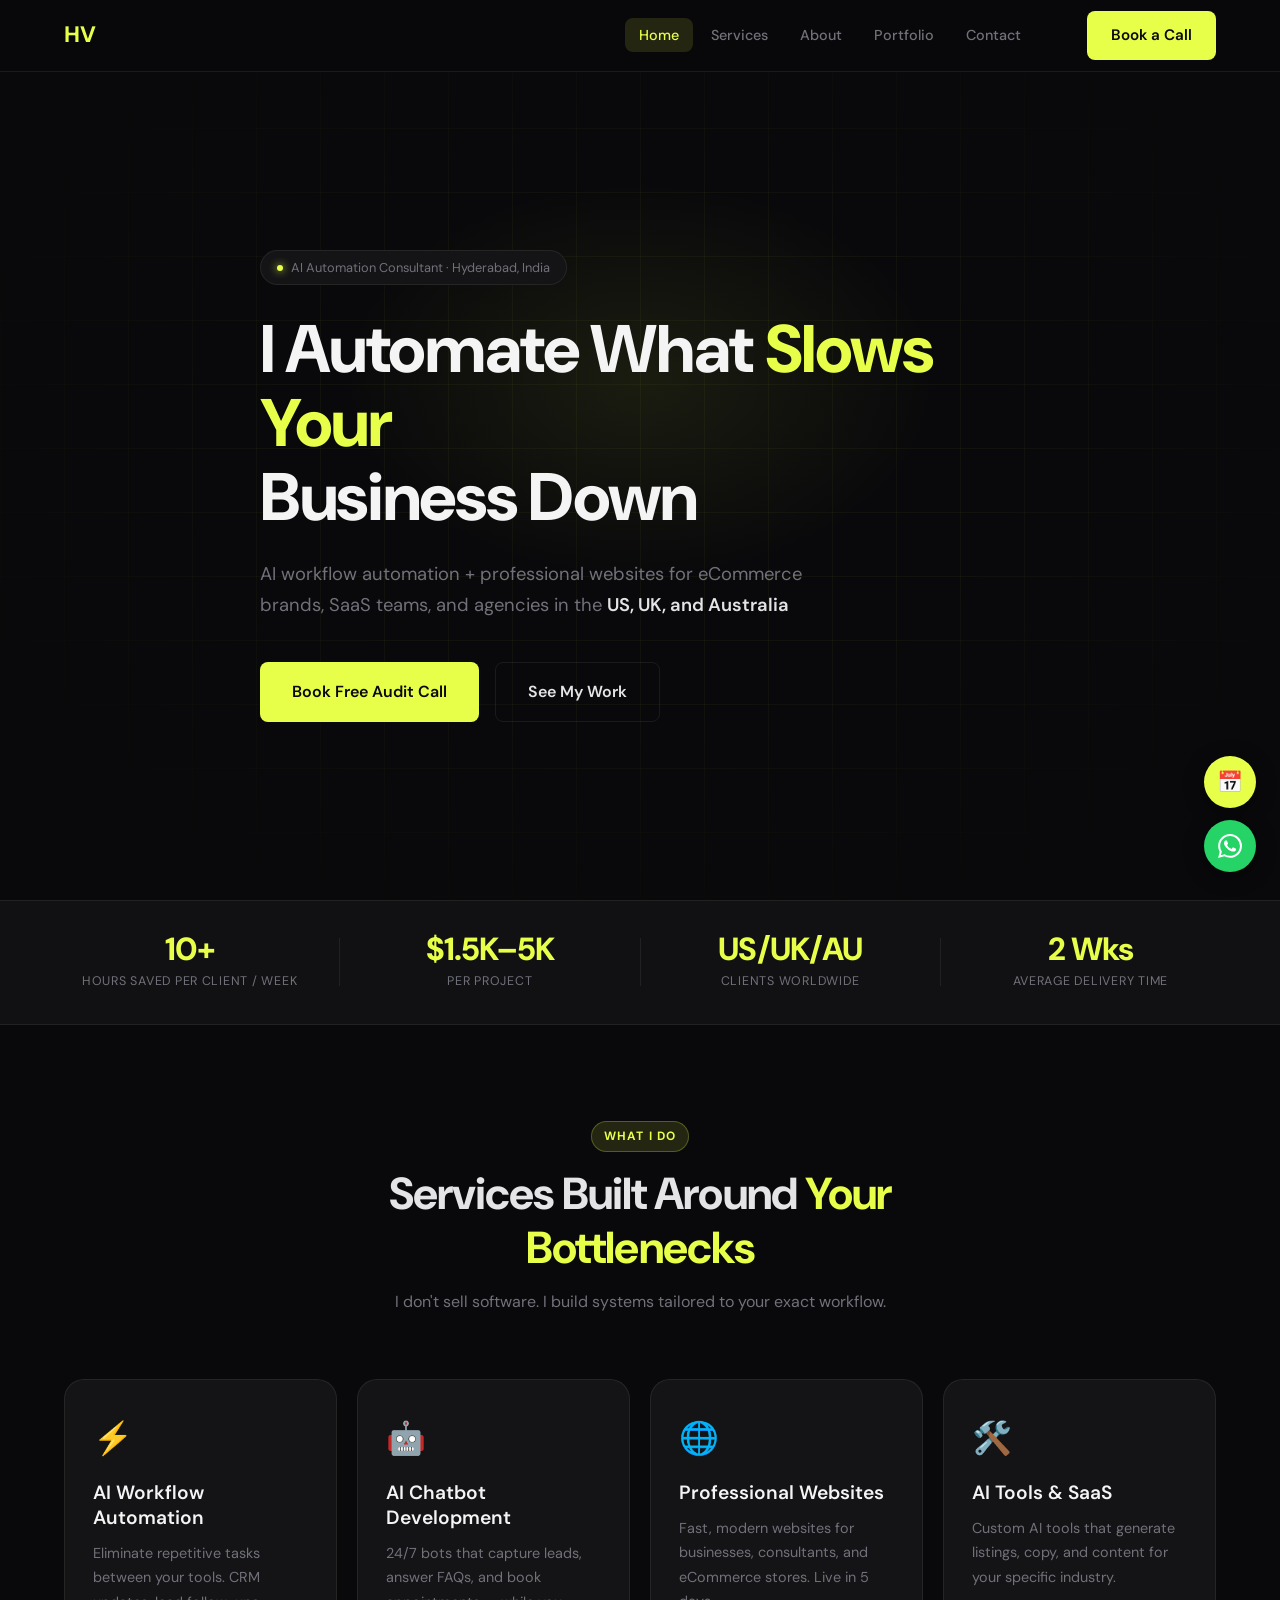
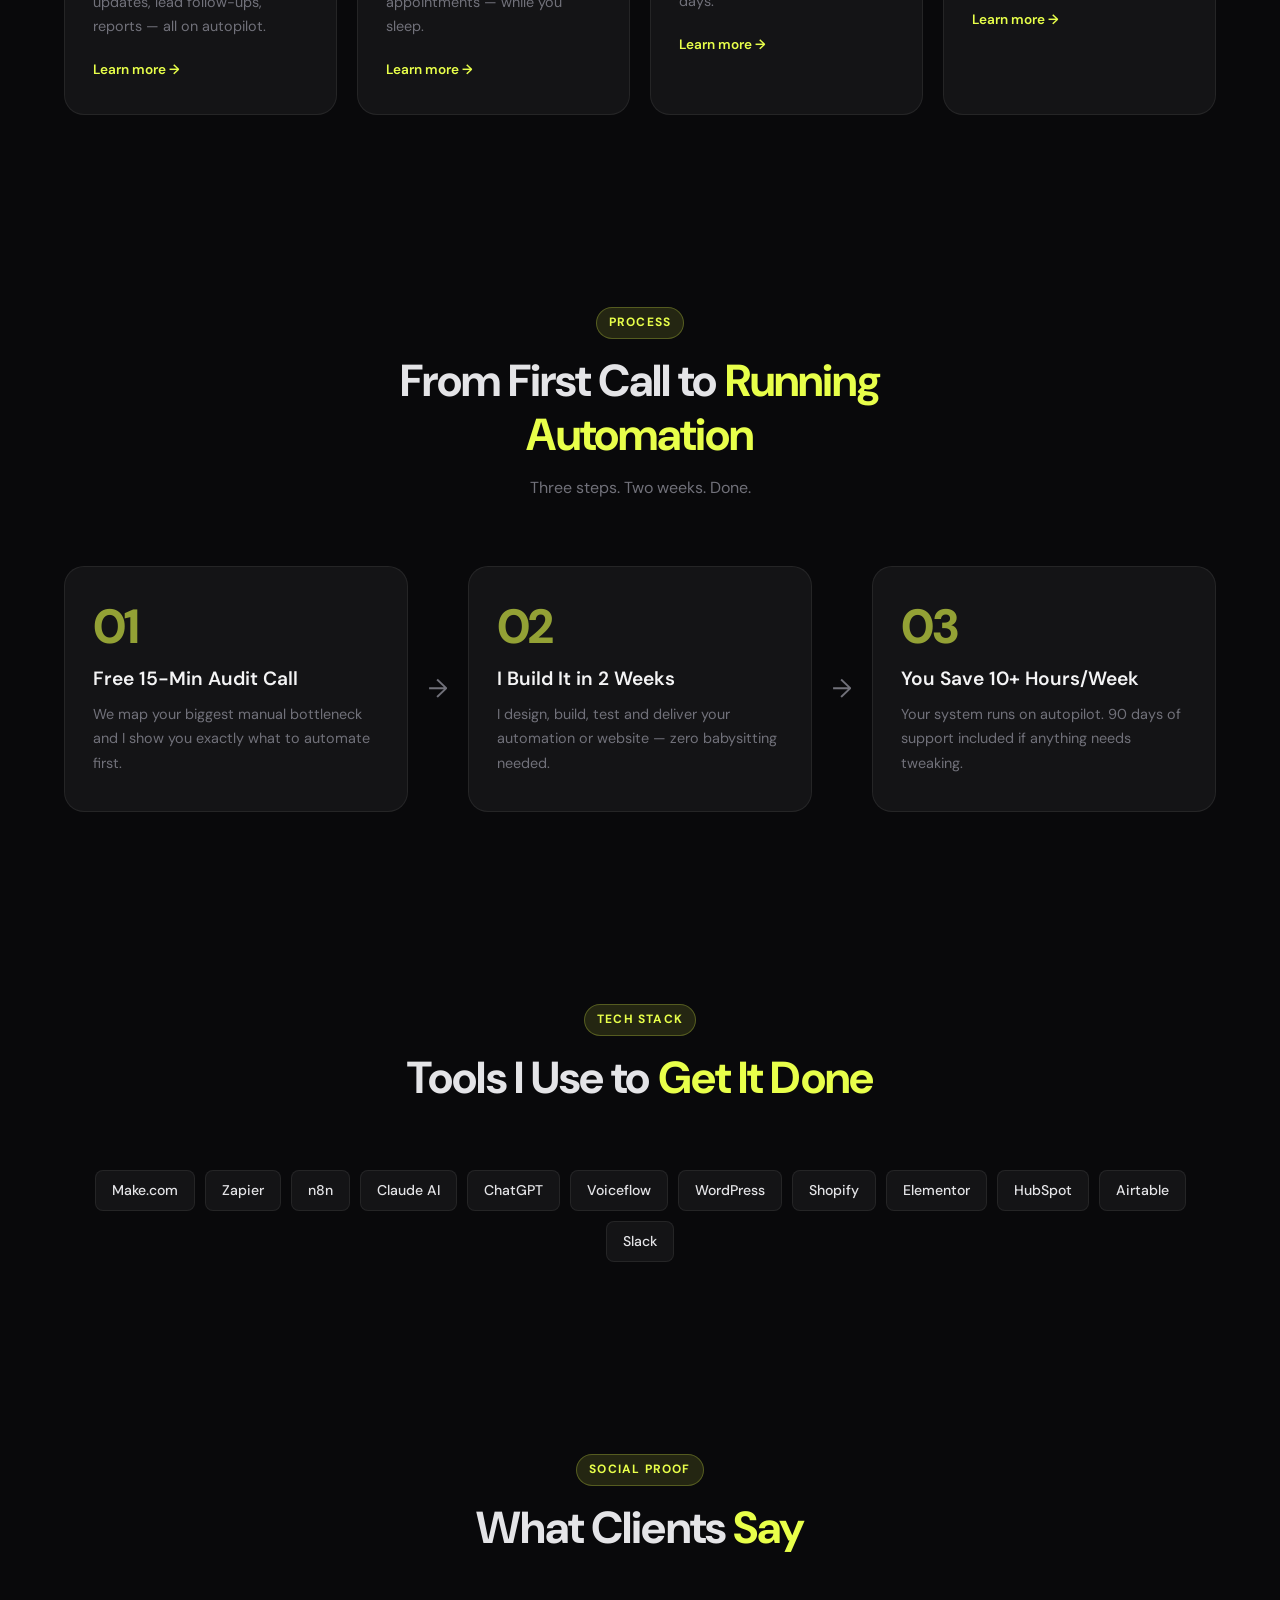
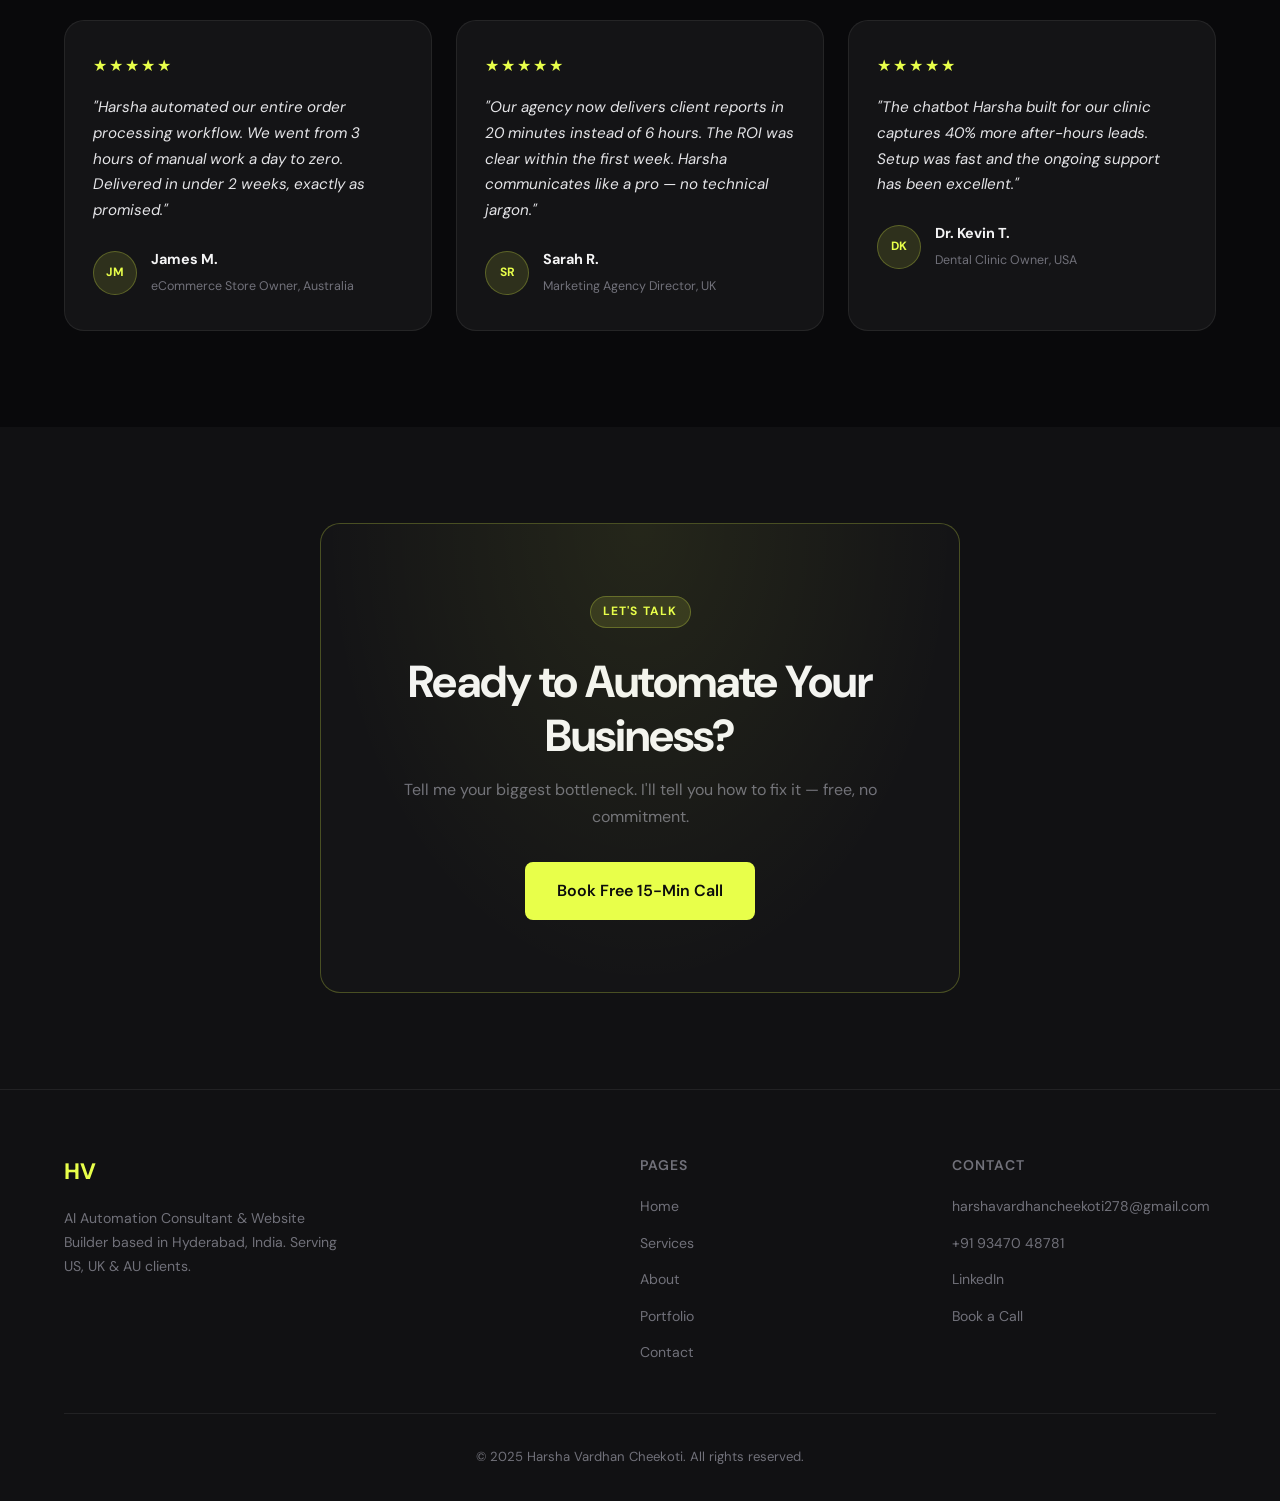
<file: index.html>
<!DOCTYPE html>
<html lang="en">
<head>
  <meta charset="UTF-8" />
  <meta name="viewport" content="width=device-width, initial-scale=1.0" />
  <title>Harsha Vardhan — AI Automation Consultant</title>
  <meta name="description" content="AI workflow automation and website services for eCommerce, SaaS, and agencies in US/UK/Australia" />
  <meta name="author" content="Harsha Vardhan Cheekoti" />
  <link rel="preconnect" href="https://fonts.googleapis.com" />
  <link rel="preconnect" href="https://fonts.gstatic.com" crossorigin />
  <link href="https://fonts.googleapis.com/css2?family=DM+Sans:ital,opsz,wght@0,9..40,300;0,9..40,400;0,9..40,500;0,9..40,600;0,9..40,700;0,9..40,800;1,9..40,300;1,9..40,400&display=swap" rel="stylesheet" />
  <link rel="stylesheet" href="style.css" />
</head>
<body>

  <!-- ============================
       NAVIGATION
  ============================ -->
  <nav class="navbar" id="navbar">
    <div class="nav-container">
      <a href="index.html" class="nav-logo">HV</a>
      <ul class="nav-links" id="navLinks">
        <li><a href="index.html" class="active">Home</a></li>
        <li><a href="services.html">Services</a></li>
        <li><a href="about.html">About</a></li>
        <li><a href="portfolio.html">Portfolio</a></li>
        <li><a href="contact.html">Contact</a></li>
      </ul>
      <a href="https://calendly.com/harshavardhancheekoti278/new-meeting" target="_blank" class="btn btn-primary nav-cta">Book a Call</a>
      <button class="hamburger" id="hamburger" aria-label="Toggle menu">
        <span></span><span></span><span></span>
      </button>
    </div>
  </nav>

  <!-- ============================
       HERO SECTION
  ============================ -->
  <section class="hero">
    <div class="hero-bg-grid"></div>
    <div class="hero-glow"></div>
    <div class="container">
      <div class="hero-content fade-in">
        <div class="hero-badge">AI Automation Consultant · Hyderabad, India</div>
        <h1 class="hero-headline">I Automate What <span class="accent">Slows Your</span><br />Business Down</h1>
        <p class="hero-sub">AI workflow automation + professional websites for eCommerce brands, SaaS teams, and agencies in the <strong>US, UK, and Australia</strong></p>
        <div class="hero-btns">
          <a href="https://calendly.com/harshavardhancheekoti278/new-meeting" target="_blank" class="btn btn-primary btn-lg">Book Free Audit Call</a>
          <a href="portfolio.html" class="btn btn-outline btn-lg">See My Work</a>
        </div>
      </div>
    </div>
  </section>

  <!-- ============================
       STATS BAR
  ============================ -->
  <section class="stats-bar">
    <div class="container">
      <div class="stats-grid">
        <div class="stat-item fade-in">
          <span class="stat-num">10+</span>
          <span class="stat-label">Hours saved per client / week</span>
        </div>
        <div class="stat-divider"></div>
        <div class="stat-item fade-in">
          <span class="stat-num">$1.5K–5K</span>
          <span class="stat-label">Per project</span>
        </div>
        <div class="stat-divider"></div>
        <div class="stat-item fade-in">
          <span class="stat-num">US/UK/AU</span>
          <span class="stat-label">Clients worldwide</span>
        </div>
        <div class="stat-divider"></div>
        <div class="stat-item fade-in">
          <span class="stat-num">2 Wks</span>
          <span class="stat-label">Average delivery time</span>
        </div>
      </div>
    </div>
  </section>

  <!-- ============================
       SERVICES OVERVIEW
  ============================ -->
  <section class="section services-overview">
    <div class="container">
      <div class="section-header fade-in">
        <span class="section-tag">What I Do</span>
        <h2>Services Built Around <span class="accent">Your Bottlenecks</span></h2>
        <p>I don't sell software. I build systems tailored to your exact workflow.</p>
      </div>
      <div class="cards-grid">
        <a href="services.html" class="service-card fade-in">
          <div class="card-icon">⚡</div>
          <h3>AI Workflow Automation</h3>
          <p>Eliminate repetitive tasks between your tools. CRM updates, lead follow-ups, reports — all on autopilot.</p>
          <span class="card-link">Learn more →</span>
        </a>
        <a href="services.html" class="service-card fade-in">
          <div class="card-icon">🤖</div>
          <h3>AI Chatbot Development</h3>
          <p>24/7 bots that capture leads, answer FAQs, and book appointments — while you sleep.</p>
          <span class="card-link">Learn more →</span>
        </a>
        <a href="services.html" class="service-card fade-in">
          <div class="card-icon">🌐</div>
          <h3>Professional Websites</h3>
          <p>Fast, modern websites for businesses, consultants, and eCommerce stores. Live in 5 days.</p>
          <span class="card-link">Learn more →</span>
        </a>
        <a href="services.html" class="service-card fade-in">
          <div class="card-icon">🛠️</div>
          <h3>AI Tools & SaaS</h3>
          <p>Custom AI tools that generate listings, copy, and content for your specific industry.</p>
          <span class="card-link">Learn more →</span>
        </a>
      </div>
    </div>
  </section>

  <!-- ============================
       HOW IT WORKS
  ============================ -->
  <section class="section how-it-works">
    <div class="container">
      <div class="section-header fade-in">
        <span class="section-tag">Process</span>
        <h2>From First Call to <span class="accent">Running Automation</span></h2>
        <p>Three steps. Two weeks. Done.</p>
      </div>
      <div class="steps-grid">
        <div class="step-card fade-in">
          <div class="step-num">01</div>
          <h3>Free 15-Min Audit Call</h3>
          <p>We map your biggest manual bottleneck and I show you exactly what to automate first.</p>
        </div>
        <div class="step-arrow fade-in">→</div>
        <div class="step-card fade-in">
          <div class="step-num">02</div>
          <h3>I Build It in 2 Weeks</h3>
          <p>I design, build, test and deliver your automation or website — zero babysitting needed.</p>
        </div>
        <div class="step-arrow fade-in">→</div>
        <div class="step-card fade-in">
          <div class="step-num">03</div>
          <h3>You Save 10+ Hours/Week</h3>
          <p>Your system runs on autopilot. 90 days of support included if anything needs tweaking.</p>
        </div>
      </div>
    </div>
  </section>

  <!-- ============================
       TOOLS GRID
  ============================ -->
  <section class="section tools-section">
    <div class="container">
      <div class="section-header fade-in">
        <span class="section-tag">Tech Stack</span>
        <h2>Tools I Use to <span class="accent">Get It Done</span></h2>
      </div>
      <div class="tools-grid fade-in">
        <div class="tool-badge">Make.com</div>
        <div class="tool-badge">Zapier</div>
        <div class="tool-badge">n8n</div>
        <div class="tool-badge">Claude AI</div>
        <div class="tool-badge">ChatGPT</div>
        <div class="tool-badge">Voiceflow</div>
        <div class="tool-badge">WordPress</div>
        <div class="tool-badge">Shopify</div>
        <div class="tool-badge">Elementor</div>
        <div class="tool-badge">HubSpot</div>
        <div class="tool-badge">Airtable</div>
        <div class="tool-badge">Slack</div>
      </div>
    </div>
  </section>

  <!-- ============================
       TESTIMONIALS
  ============================ -->
  <section class="section testimonials-section">
    <div class="container">
      <div class="section-header fade-in">
        <span class="section-tag">Social Proof</span>
        <h2>What Clients <span class="accent">Say</span></h2>
      </div>
      <div class="testimonials-grid">
        <div class="testimonial-card fade-in">
          <div class="stars">★★★★★</div>
          <p>"Harsha automated our entire order processing workflow. We went from 3 hours of manual work a day to zero. Delivered in under 2 weeks, exactly as promised."</p>
          <div class="testimonial-author">
            <div class="author-avatar">JM</div>
            <div>
              <strong>James M.</strong>
              <span>eCommerce Store Owner, Australia</span>
            </div>
          </div>
        </div>
        <div class="testimonial-card fade-in">
          <div class="stars">★★★★★</div>
          <p>"Our agency now delivers client reports in 20 minutes instead of 6 hours. The ROI was clear within the first week. Harsha communicates like a pro — no technical jargon."</p>
          <div class="testimonial-author">
            <div class="author-avatar">SR</div>
            <div>
              <strong>Sarah R.</strong>
              <span>Marketing Agency Director, UK</span>
            </div>
          </div>
        </div>
        <div class="testimonial-card fade-in">
          <div class="stars">★★★★★</div>
          <p>"The chatbot Harsha built for our clinic captures 40% more after-hours leads. Setup was fast and the ongoing support has been excellent."</p>
          <div class="testimonial-author">
            <div class="author-avatar">DK</div>
            <div>
              <strong>Dr. Kevin T.</strong>
              <span>Dental Clinic Owner, USA</span>
            </div>
          </div>
        </div>
      </div>
    </div>
  </section>

  <!-- ============================
       CTA SECTION
  ============================ -->
  <section class="section cta-section">
    <div class="container">
      <div class="cta-box fade-in">
        <div class="cta-glow"></div>
        <span class="section-tag">Let's Talk</span>
        <h2>Ready to Automate Your Business?</h2>
        <p>Tell me your biggest bottleneck. I'll tell you how to fix it — free, no commitment.</p>
        <a href="https://calendly.com/harshavardhancheekoti278/new-meeting" target="_blank" class="btn btn-primary btn-lg">Book Free 15-Min Call</a>
      </div>
    </div>
  </section>

  <!-- ============================
       FOOTER
  ============================ -->
  <footer class="footer">
    <div class="container">
      <div class="footer-grid">
        <div class="footer-brand">
          <span class="nav-logo">HV</span>
          <p>AI Automation Consultant &amp; Website Builder based in Hyderabad, India. Serving US, UK &amp; AU clients.</p>
        </div>
        <div class="footer-links">
          <h4>Pages</h4>
          <ul>
            <li><a href="index.html">Home</a></li>
            <li><a href="services.html">Services</a></li>
            <li><a href="about.html">About</a></li>
            <li><a href="portfolio.html">Portfolio</a></li>
            <li><a href="contact.html">Contact</a></li>
          </ul>
        </div>
        <div class="footer-contact">
          <h4>Contact</h4>
          <ul>
            <li><a href="mailto:harshavardhancheekoti278@gmail.com">harshavardhancheekoti278@gmail.com</a></li>
            <li><a href="tel:+919347048781">+91 93470 48781</a></li>
            <li><a href="https://www.linkedin.com/in/harsha-vardhan-cheekoti-342b91291/" target="_blank">LinkedIn</a></li>
            <li><a href="https://calendly.com/harshavardhancheekoti278/new-meeting" target="_blank">Book a Call</a></li>
          </ul>
        </div>
      </div>
      <div class="footer-bottom">
        <p>© 2025 Harsha Vardhan Cheekoti. All rights reserved.</p>
      </div>
    </div>
  </footer>

  <!-- FLOATING BUTTONS -->
  <div class="floating-buttons">
    <a href="https://calendly.com/harshavardhancheekoti278/new-meeting" target="_blank" class="float-btn float-cal" title="Book a Call">📅</a>
    <a href="https://wa.me/919347048781?text=Hi%20Harsha%2C%20I%27m%20interested%20in%20your%20AI%20automation%20services" target="_blank" class="float-btn float-wa" title="WhatsApp">
      <svg viewBox="0 0 24 24" fill="currentColor" width="24" height="24"><path d="M17.472 14.382c-.297-.149-1.758-.867-2.03-.967-.273-.099-.471-.148-.67.15-.197.297-.767.966-.94 1.164-.173.199-.347.223-.644.075-.297-.15-1.255-.463-2.39-1.475-.883-.788-1.48-1.761-1.653-2.059-.173-.297-.018-.458.13-.606.134-.133.298-.347.446-.52.149-.174.198-.298.298-.497.099-.198.05-.371-.025-.52-.075-.149-.669-1.612-.916-2.207-.242-.579-.487-.5-.669-.51-.173-.008-.371-.01-.57-.01-.198 0-.52.074-.792.372-.272.297-1.04 1.016-1.04 2.479 0 1.462 1.065 2.875 1.213 3.074.149.198 2.096 3.2 5.077 4.487.709.306 1.262.489 1.694.625.712.227 1.36.195 1.871.118.571-.085 1.758-.719 2.006-1.413.248-.694.248-1.289.173-1.413-.074-.124-.272-.198-.57-.347m-5.421 7.403h-.004a9.87 9.87 0 01-5.031-1.378l-.361-.214-3.741.982.998-3.648-.235-.374a9.86 9.86 0 01-1.51-5.26c.001-5.45 4.436-9.884 9.888-9.884 2.64 0 5.122 1.03 6.988 2.898a9.825 9.825 0 012.893 6.994c-.003 5.45-4.437 9.884-9.885 9.884m8.413-18.297A11.815 11.815 0 0012.05 0C5.495 0 .16 5.335.157 11.892c0 2.096.547 4.142 1.588 5.945L.057 24l6.305-1.654a11.882 11.882 0 005.683 1.448h.005c6.554 0 11.89-5.335 11.893-11.893a11.821 11.821 0 00-3.48-8.413z"/></svg>
    </a>
  </div>

  <script src="main.js"></script>
</body>
</html>
</file>
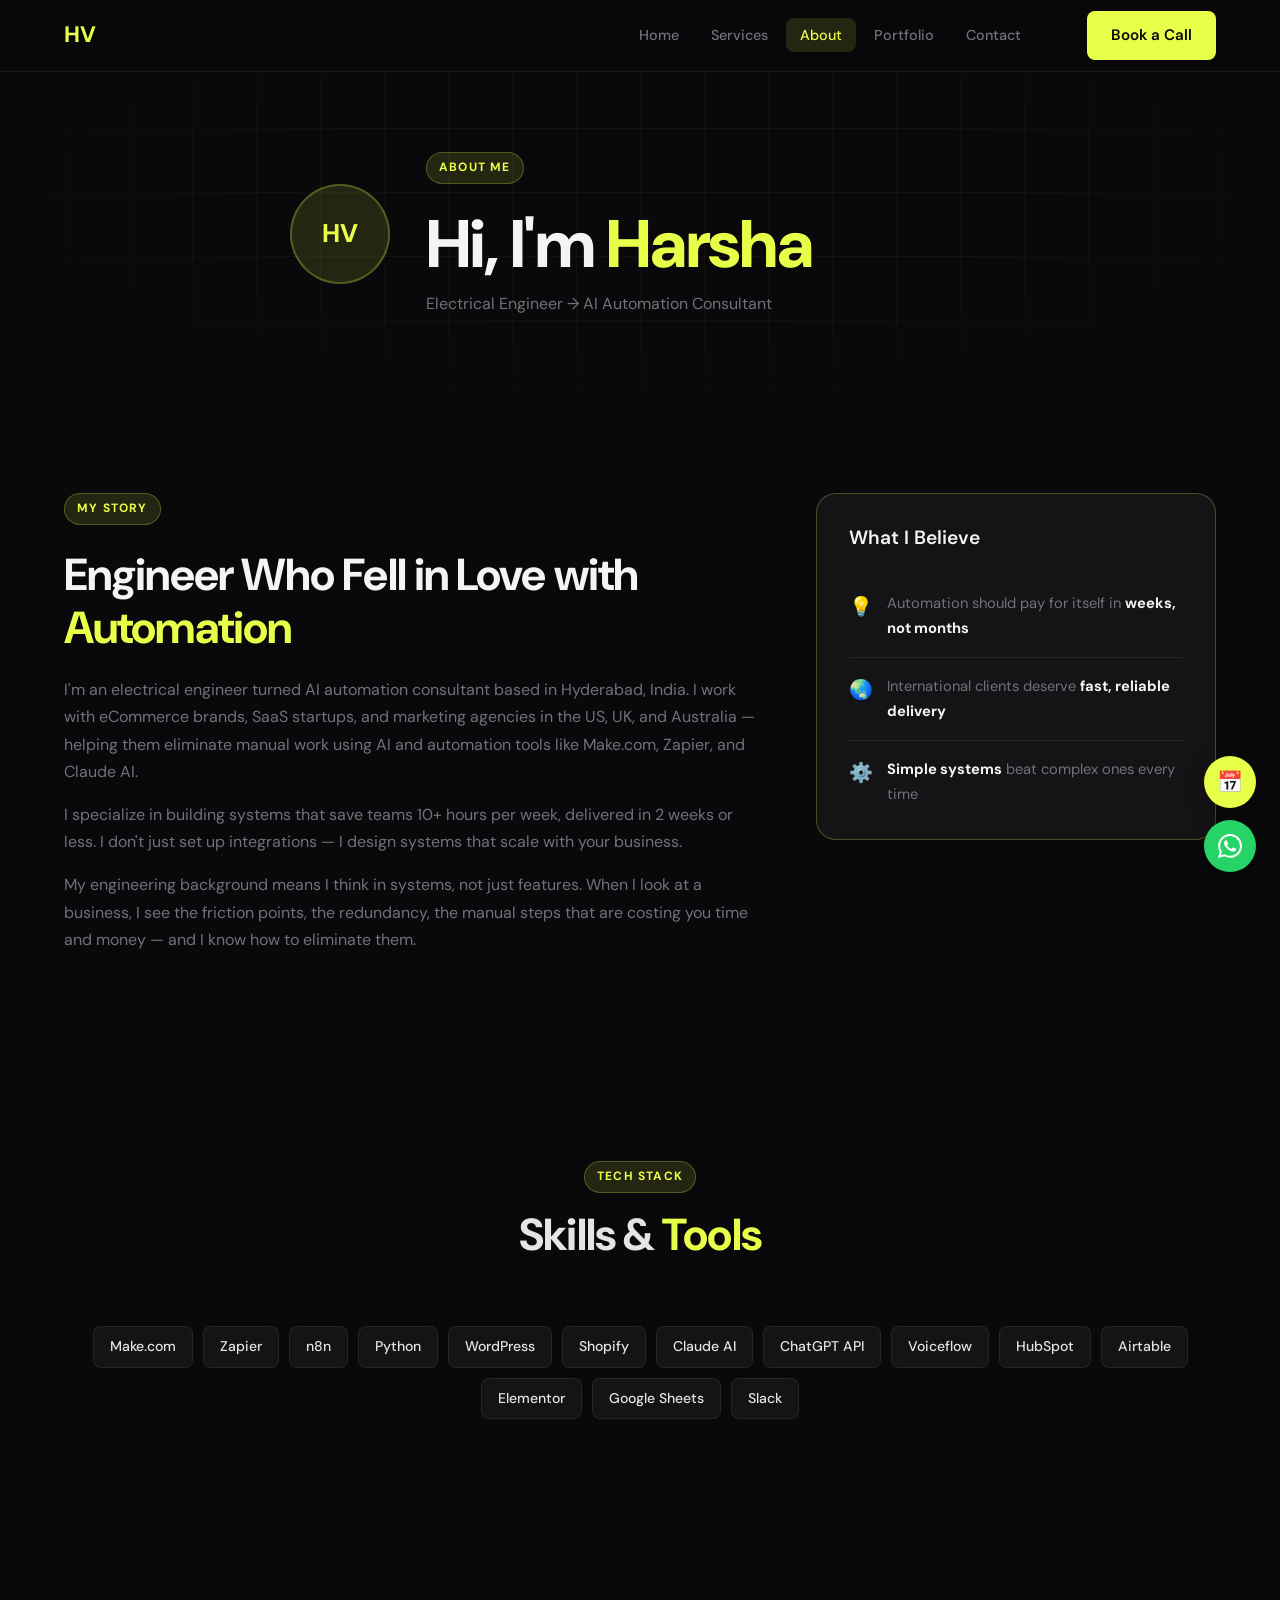
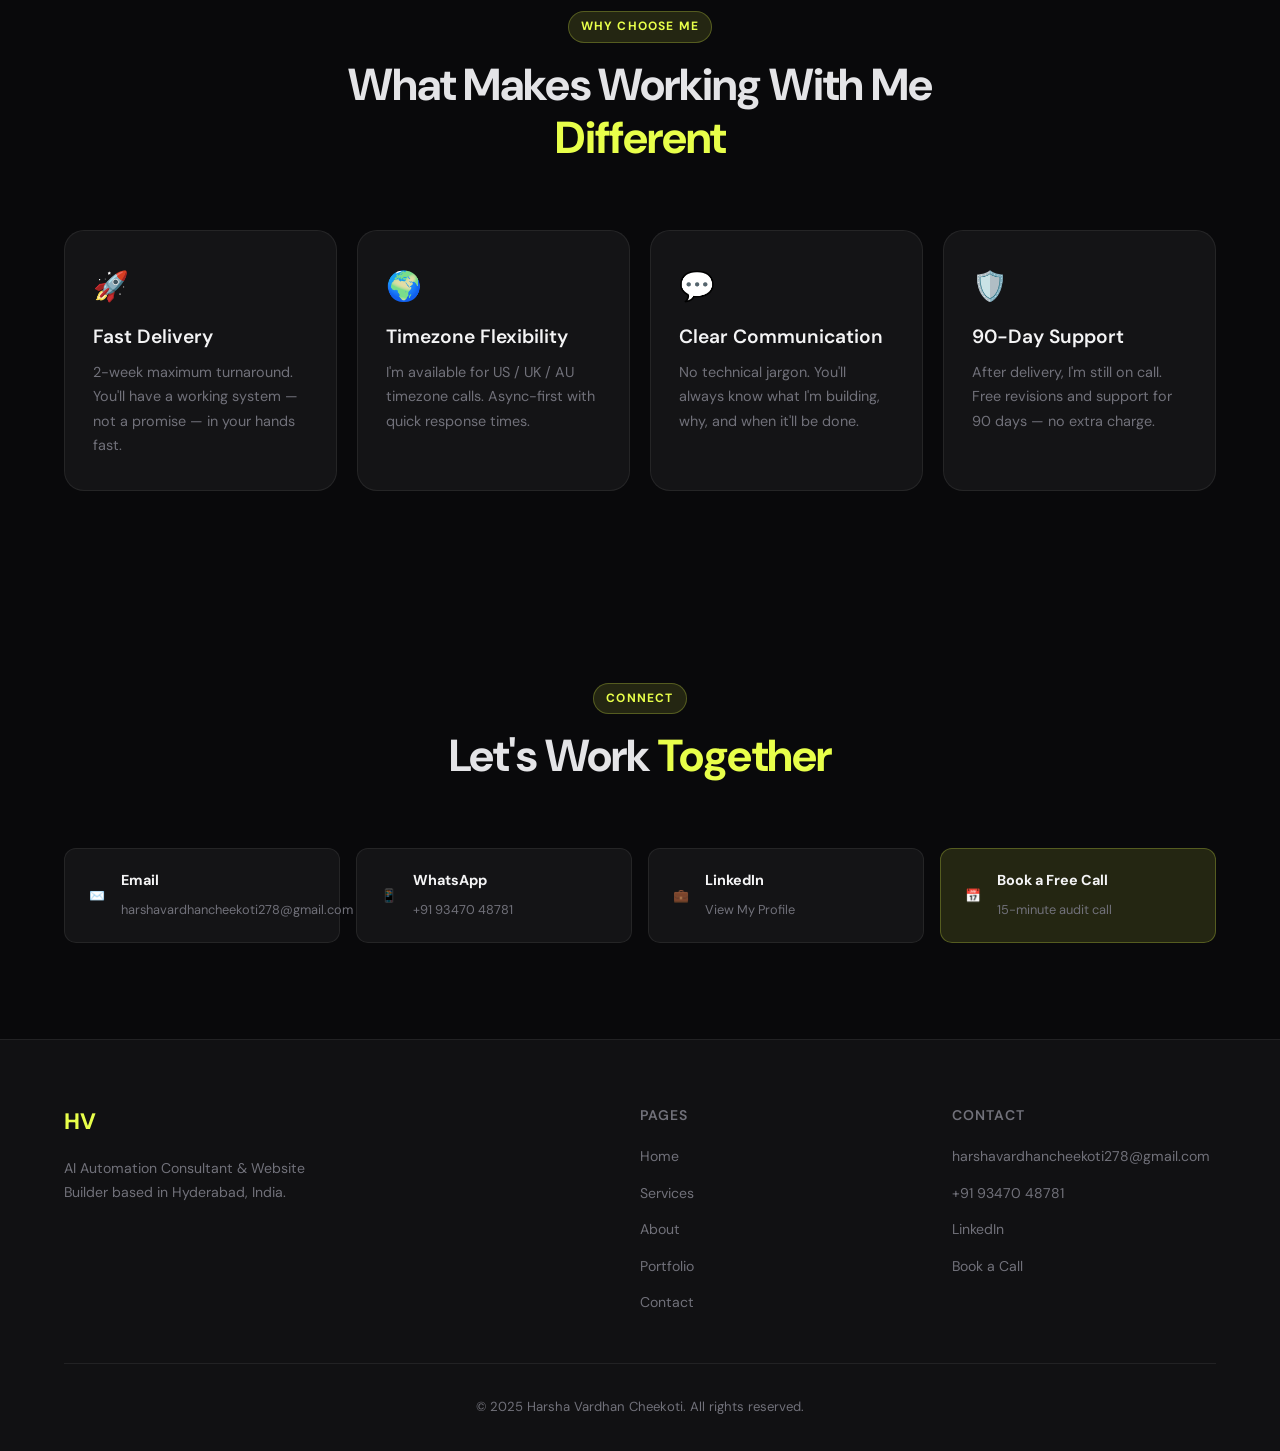
<file: about.html>
<!DOCTYPE html>
<html lang="en">
<head>
  <meta charset="UTF-8" />
  <meta name="viewport" content="width=device-width, initial-scale=1.0" />
  <title>About — Harsha Vardhan AI Automation Consultant</title>
  <meta name="description" content="AI workflow automation and website services for eCommerce, SaaS, and agencies in US/UK/Australia" />
  <meta name="author" content="Harsha Vardhan Cheekoti" />
  <link rel="preconnect" href="https://fonts.googleapis.com" />
  <link rel="preconnect" href="https://fonts.gstatic.com" crossorigin />
  <link href="https://fonts.googleapis.com/css2?family=DM+Sans:ital,opsz,wght@0,9..40,300;0,9..40,400;0,9..40,500;0,9..40,600;0,9..40,700;0,9..40,800;1,9..40,300;1,9..40,400&display=swap" rel="stylesheet" />
  <link rel="stylesheet" href="style.css" />
</head>
<body>

  <!-- NAVIGATION -->
  <nav class="navbar" id="navbar">
    <div class="nav-container">
      <a href="index.html" class="nav-logo">HV</a>
      <ul class="nav-links" id="navLinks">
        <li><a href="index.html">Home</a></li>
        <li><a href="services.html">Services</a></li>
        <li><a href="about.html" class="active">About</a></li>
        <li><a href="portfolio.html">Portfolio</a></li>
        <li><a href="contact.html">Contact</a></li>
      </ul>
      <a href="https://calendly.com/harshavardhancheekoti278/new-meeting" target="_blank" class="btn btn-primary nav-cta">Book a Call</a>
      <button class="hamburger" id="hamburger" aria-label="Toggle menu">
        <span></span><span></span><span></span>
      </button>
    </div>
  </nav>

  <!-- PAGE HERO -->
  <section class="page-hero">
    <div class="hero-bg-grid"></div>
    <div class="container">
      <div class="about-hero-content fade-in">
        <div class="about-avatar">HV</div>
        <div>
          <span class="section-tag">About Me</span>
          <h1>Hi, I'm <span class="accent">Harsha</span></h1>
          <p>Electrical Engineer → AI Automation Consultant</p>
        </div>
      </div>
    </div>
  </section>

  <!-- STORY -->
  <section class="section about-story">
    <div class="container">
      <div class="story-grid">
        <div class="story-text fade-in">
          <span class="section-tag">My Story</span>
          <h2>Engineer Who Fell in Love with <span class="accent">Automation</span></h2>
          <p>I'm an electrical engineer turned AI automation consultant based in Hyderabad, India. I work with eCommerce brands, SaaS startups, and marketing agencies in the US, UK, and Australia — helping them eliminate manual work using AI and automation tools like Make.com, Zapier, and Claude AI.</p>
          <p>I specialize in building systems that save teams 10+ hours per week, delivered in 2 weeks or less. I don't just set up integrations — I design systems that scale with your business.</p>
          <p>My engineering background means I think in systems, not just features. When I look at a business, I see the friction points, the redundancy, the manual steps that are costing you time and money — and I know how to eliminate them.</p>
        </div>
        <div class="beliefs-card fade-in">
          <h3>What I Believe</h3>
          <div class="belief-item">
            <span class="belief-icon">💡</span>
            <p>Automation should pay for itself in <strong>weeks, not months</strong></p>
          </div>
          <div class="belief-item">
            <span class="belief-icon">🌏</span>
            <p>International clients deserve <strong>fast, reliable delivery</strong></p>
          </div>
          <div class="belief-item">
            <span class="belief-icon">⚙️</span>
            <p><strong>Simple systems</strong> beat complex ones every time</p>
          </div>
        </div>
      </div>
    </div>
  </section>

  <!-- SKILLS GRID -->
  <section class="section skills-section">
    <div class="container">
      <div class="section-header fade-in">
        <span class="section-tag">Tech Stack</span>
        <h2>Skills &amp; <span class="accent">Tools</span></h2>
      </div>
      <div class="tools-grid fade-in">
        <div class="tool-badge">Make.com</div>
        <div class="tool-badge">Zapier</div>
        <div class="tool-badge">n8n</div>
        <div class="tool-badge">Python</div>
        <div class="tool-badge">WordPress</div>
        <div class="tool-badge">Shopify</div>
        <div class="tool-badge">Claude AI</div>
        <div class="tool-badge">ChatGPT API</div>
        <div class="tool-badge">Voiceflow</div>
        <div class="tool-badge">HubSpot</div>
        <div class="tool-badge">Airtable</div>
        <div class="tool-badge">Elementor</div>
        <div class="tool-badge">Google Sheets</div>
        <div class="tool-badge">Slack</div>
      </div>
    </div>
  </section>

  <!-- WHY WORK WITH ME -->
  <section class="section why-section">
    <div class="container">
      <div class="section-header fade-in">
        <span class="section-tag">Why Choose Me</span>
        <h2>What Makes Working With Me <span class="accent">Different</span></h2>
      </div>
      <div class="why-grid">
        <div class="why-card fade-in">
          <div class="why-icon">🚀</div>
          <h3>Fast Delivery</h3>
          <p>2-week maximum turnaround. You'll have a working system — not a promise — in your hands fast.</p>
        </div>
        <div class="why-card fade-in">
          <div class="why-icon">🌍</div>
          <h3>Timezone Flexibility</h3>
          <p>I'm available for US / UK / AU timezone calls. Async-first with quick response times.</p>
        </div>
        <div class="why-card fade-in">
          <div class="why-icon">💬</div>
          <h3>Clear Communication</h3>
          <p>No technical jargon. You'll always know what I'm building, why, and when it'll be done.</p>
        </div>
        <div class="why-card fade-in">
          <div class="why-icon">🛡️</div>
          <h3>90-Day Support</h3>
          <p>After delivery, I'm still on call. Free revisions and support for 90 days — no extra charge.</p>
        </div>
      </div>
    </div>
  </section>

  <!-- CONNECT -->
  <section class="section connect-section">
    <div class="container">
      <div class="section-header fade-in">
        <span class="section-tag">Connect</span>
        <h2>Let's Work <span class="accent">Together</span></h2>
      </div>
      <div class="connect-grid fade-in">
        <a href="mailto:harshavardhancheekoti278@gmail.com" class="connect-card">
          <span class="connect-icon">✉️</span>
          <div>
            <strong>Email</strong>
            <span>harshavardhancheekoti278@gmail.com</span>
          </div>
        </a>
        <a href="https://wa.me/919347048781?text=Hi%20Harsha%2C%20I%27m%20interested%20in%20your%20AI%20automation%20services" target="_blank" class="connect-card">
          <span class="connect-icon">📱</span>
          <div>
            <strong>WhatsApp</strong>
            <span>+91 93470 48781</span>
          </div>
        </a>
        <a href="https://www.linkedin.com/in/harsha-vardhan-cheekoti-342b91291/" target="_blank" class="connect-card">
          <span class="connect-icon">💼</span>
          <div>
            <strong>LinkedIn</strong>
            <span>View My Profile</span>
          </div>
        </a>
        <a href="https://calendly.com/harshavardhancheekoti278/new-meeting" target="_blank" class="connect-card accent-card">
          <span class="connect-icon">📅</span>
          <div>
            <strong>Book a Free Call</strong>
            <span>15-minute audit call</span>
          </div>
        </a>
      </div>
    </div>
  </section>

  <!-- FOOTER -->
  <footer class="footer">
    <div class="container">
      <div class="footer-grid">
        <div class="footer-brand">
          <span class="nav-logo">HV</span>
          <p>AI Automation Consultant &amp; Website Builder based in Hyderabad, India.</p>
        </div>
        <div class="footer-links">
          <h4>Pages</h4>
          <ul>
            <li><a href="index.html">Home</a></li>
            <li><a href="services.html">Services</a></li>
            <li><a href="about.html">About</a></li>
            <li><a href="portfolio.html">Portfolio</a></li>
            <li><a href="contact.html">Contact</a></li>
          </ul>
        </div>
        <div class="footer-contact">
          <h4>Contact</h4>
          <ul>
            <li><a href="mailto:harshavardhancheekoti278@gmail.com">harshavardhancheekoti278@gmail.com</a></li>
            <li><a href="tel:+919347048781">+91 93470 48781</a></li>
            <li><a href="https://www.linkedin.com/in/harsha-vardhan-cheekoti-342b91291/" target="_blank">LinkedIn</a></li>
            <li><a href="https://calendly.com/harshavardhancheekoti278/new-meeting" target="_blank">Book a Call</a></li>
          </ul>
        </div>
      </div>
      <div class="footer-bottom">
        <p>© 2025 Harsha Vardhan Cheekoti. All rights reserved.</p>
      </div>
    </div>
  </footer>

  <!-- FLOATING BUTTONS -->
  <div class="floating-buttons">
    <a href="https://calendly.com/harshavardhancheekoti278/new-meeting" target="_blank" class="float-btn float-cal" title="Book a Call">📅</a>
    <a href="https://wa.me/919347048781?text=Hi%20Harsha%2C%20I%27m%20interested%20in%20your%20AI%20automation%20services" target="_blank" class="float-btn float-wa" title="WhatsApp">
      <svg viewBox="0 0 24 24" fill="currentColor" width="24" height="24"><path d="M17.472 14.382c-.297-.149-1.758-.867-2.03-.967-.273-.099-.471-.148-.67.15-.197.297-.767.966-.94 1.164-.173.199-.347.223-.644.075-.297-.15-1.255-.463-2.39-1.475-.883-.788-1.48-1.761-1.653-2.059-.173-.297-.018-.458.13-.606.134-.133.298-.347.446-.52.149-.174.198-.298.298-.497.099-.198.05-.371-.025-.52-.075-.149-.669-1.612-.916-2.207-.242-.579-.487-.5-.669-.51-.173-.008-.371-.01-.57-.01-.198 0-.52.074-.792.372-.272.297-1.04 1.016-1.04 2.479 0 1.462 1.065 2.875 1.213 3.074.149.198 2.096 3.2 5.077 4.487.709.306 1.262.489 1.694.625.712.227 1.36.195 1.871.118.571-.085 1.758-.719 2.006-1.413.248-.694.248-1.289.173-1.413-.074-.124-.272-.198-.57-.347m-5.421 7.403h-.004a9.87 9.87 0 01-5.031-1.378l-.361-.214-3.741.982.998-3.648-.235-.374a9.86 9.86 0 01-1.51-5.26c.001-5.45 4.436-9.884 9.888-9.884 2.64 0 5.122 1.03 6.988 2.898a9.825 9.825 0 012.893 6.994c-.003 5.45-4.437 9.884-9.885 9.884m8.413-18.297A11.815 11.815 0 0012.05 0C5.495 0 .16 5.335.157 11.892c0 2.096.547 4.142 1.588 5.945L.057 24l6.305-1.654a11.882 11.882 0 005.683 1.448h.005c6.554 0 11.89-5.335 11.893-11.893a11.821 11.821 0 00-3.48-8.413z"/></svg>
    </a>
  </div>

  <script src="main.js"></script>
</body>
</html>
</file>
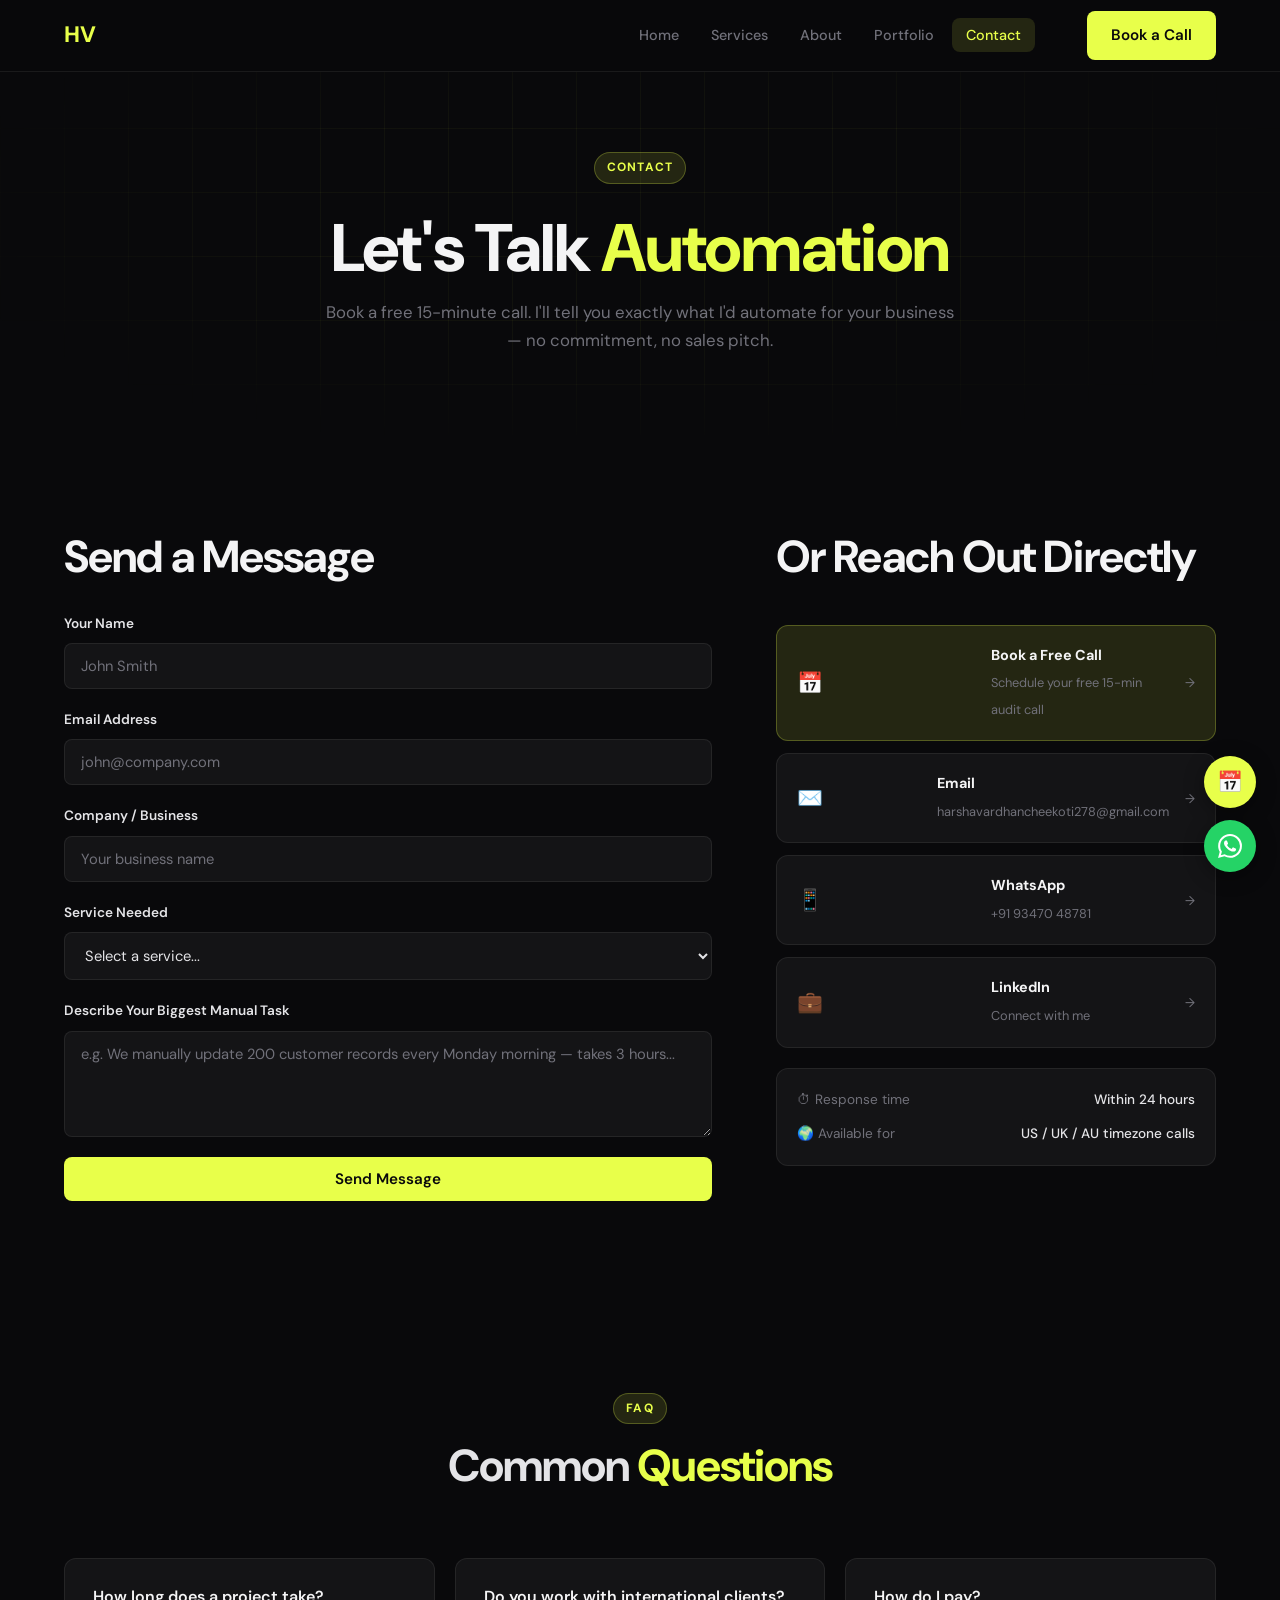
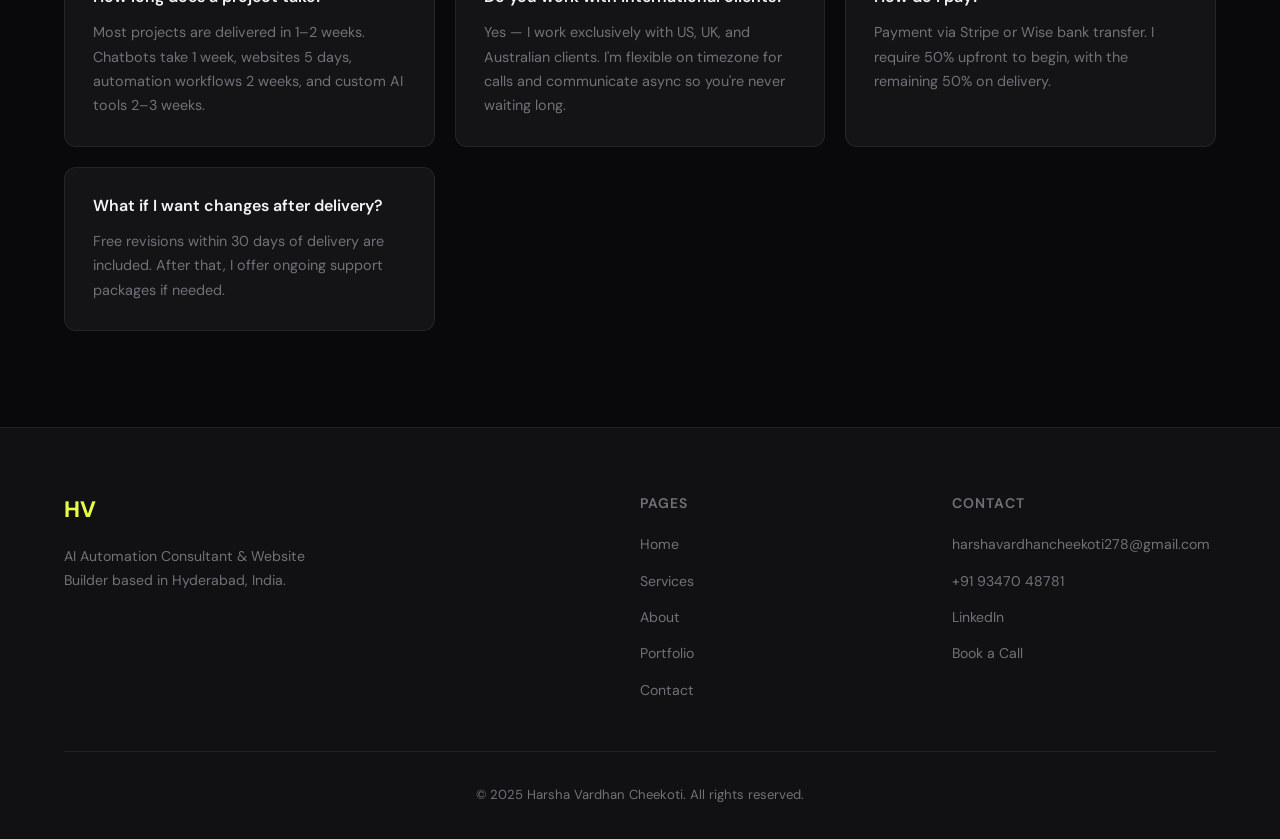
<file: contact.html>
<!DOCTYPE html>
<html lang="en">
<head>
  <meta charset="UTF-8" />
  <meta name="viewport" content="width=device-width, initial-scale=1.0" />
  <title>Contact — Harsha Vardhan AI Automation Consultant</title>
  <meta name="description" content="AI workflow automation and website services for eCommerce, SaaS, and agencies in US/UK/Australia" />
  <meta name="author" content="Harsha Vardhan Cheekoti" />
  <link rel="preconnect" href="https://fonts.googleapis.com" />
  <link rel="preconnect" href="https://fonts.gstatic.com" crossorigin />
  <link href="https://fonts.googleapis.com/css2?family=DM+Sans:ital,opsz,wght@0,9..40,300;0,9..40,400;0,9..40,500;0,9..40,600;0,9..40,700;0,9..40,800;1,9..40,300;1,9..40,400&display=swap" rel="stylesheet" />
  <link rel="stylesheet" href="style.css" />
</head>
<body>

  <!-- NAVIGATION -->
  <nav class="navbar" id="navbar">
    <div class="nav-container">
      <a href="index.html" class="nav-logo">HV</a>
      <ul class="nav-links" id="navLinks">
        <li><a href="index.html">Home</a></li>
        <li><a href="services.html">Services</a></li>
        <li><a href="about.html">About</a></li>
        <li><a href="portfolio.html">Portfolio</a></li>
        <li><a href="contact.html" class="active">Contact</a></li>
      </ul>
      <a href="https://calendly.com/harshavardhancheekoti278/new-meeting" target="_blank" class="btn btn-primary nav-cta">Book a Call</a>
      <button class="hamburger" id="hamburger" aria-label="Toggle menu">
        <span></span><span></span><span></span>
      </button>
    </div>
  </nav>

  <!-- PAGE HERO -->
  <section class="page-hero">
    <div class="hero-bg-grid"></div>
    <div class="container">
      <div class="page-hero-content fade-in">
        <span class="section-tag">Contact</span>
        <h1>Let's Talk <span class="accent">Automation</span></h1>
        <p>Book a free 15-minute call. I'll tell you exactly what I'd automate for your business — no commitment, no sales pitch.</p>
      </div>
    </div>
  </section>

  <!-- CONTACT SECTION -->
  <section class="section contact-section">
    <div class="container">
      <div class="contact-grid">

        <!-- LEFT: FORM -->
        <div class="contact-form-wrap fade-in">
          <h2>Send a Message</h2>
          <!-- Form submits via mailto -->
          <form class="contact-form" id="contactForm" action="mailto:harshavardhancheekoti278@gmail.com" method="POST" enctype="text/plain">
            <div class="form-group">
              <label for="name">Your Name</label>
              <input type="text" id="name" name="name" placeholder="John Smith" required />
            </div>
            <div class="form-group">
              <label for="email">Email Address</label>
              <input type="email" id="email" name="email" placeholder="john@company.com" required />
            </div>
            <div class="form-group">
              <label for="company">Company / Business</label>
              <input type="text" id="company" name="company" placeholder="Your business name" />
            </div>
            <div class="form-group">
              <label for="service">Service Needed</label>
              <select id="service" name="service" required>
                <option value="" disabled selected>Select a service...</option>
                <option value="Workflow Automation">Workflow Automation</option>
                <option value="Chatbot">AI Chatbot</option>
                <option value="Website">Professional Website</option>
                <option value="AI Tool">AI SaaS Tool</option>
                <option value="Other">Other</option>
              </select>
            </div>
            <div class="form-group">
              <label for="task">Describe Your Biggest Manual Task</label>
              <textarea id="task" name="task" rows="4" placeholder="e.g. We manually update 200 customer records every Monday morning — takes 3 hours..." required></textarea>
            </div>
            <button type="submit" class="btn btn-primary btn-full">Send Message</button>
          </form>
        </div>

        <!-- RIGHT: DIRECT CONTACT -->
        <div class="contact-info fade-in">
          <h2>Or Reach Out Directly</h2>

          <a href="https://calendly.com/harshavardhancheekoti278/new-meeting" target="_blank" class="contact-info-card accent-card">
            <div class="ci-icon">📅</div>
            <div>
              <strong>Book a Free Call</strong>
              <span>Schedule your free 15-min audit call</span>
            </div>
            <span class="ci-arrow">→</span>
          </a>

          <a href="mailto:harshavardhancheekoti278@gmail.com" class="contact-info-card">
            <div class="ci-icon">✉️</div>
            <div>
              <strong>Email</strong>
              <span>harshavardhancheekoti278@gmail.com</span>
            </div>
            <span class="ci-arrow">→</span>
          </a>

          <a href="https://wa.me/919347048781?text=Hi%20Harsha%2C%20I%27m%20interested%20in%20your%20AI%20automation%20services" target="_blank" class="contact-info-card">
            <div class="ci-icon">📱</div>
            <div>
              <strong>WhatsApp</strong>
              <span>+91 93470 48781</span>
            </div>
            <span class="ci-arrow">→</span>
          </a>

          <a href="https://www.linkedin.com/in/harsha-vardhan-cheekoti-342b91291/" target="_blank" class="contact-info-card">
            <div class="ci-icon">💼</div>
            <div>
              <strong>LinkedIn</strong>
              <span>Connect with me</span>
            </div>
            <span class="ci-arrow">→</span>
          </a>

          <div class="contact-meta">
            <div class="meta-item">
              <span class="meta-label">⏱ Response time</span>
              <span class="meta-val">Within 24 hours</span>
            </div>
            <div class="meta-item">
              <span class="meta-label">🌍 Available for</span>
              <span class="meta-val">US / UK / AU timezone calls</span>
            </div>
          </div>
        </div>

      </div>
    </div>
  </section>

  <!-- FAQ -->
  <section class="section faq-section">
    <div class="container">
      <div class="section-header fade-in">
        <span class="section-tag">FAQ</span>
        <h2>Common <span class="accent">Questions</span></h2>
      </div>
      <div class="faq-grid">
        <div class="faq-item fade-in">
          <h3>How long does a project take?</h3>
          <p>Most projects are delivered in 1–2 weeks. Chatbots take 1 week, websites 5 days, automation workflows 2 weeks, and custom AI tools 2–3 weeks.</p>
        </div>
        <div class="faq-item fade-in">
          <h3>Do you work with international clients?</h3>
          <p>Yes — I work exclusively with US, UK, and Australian clients. I'm flexible on timezone for calls and communicate async so you're never waiting long.</p>
        </div>
        <div class="faq-item fade-in">
          <h3>How do I pay?</h3>
          <p>Payment via Stripe or Wise bank transfer. I require 50% upfront to begin, with the remaining 50% on delivery.</p>
        </div>
        <div class="faq-item fade-in">
          <h3>What if I want changes after delivery?</h3>
          <p>Free revisions within 30 days of delivery are included. After that, I offer ongoing support packages if needed.</p>
        </div>
      </div>
    </div>
  </section>

  <!-- FOOTER -->
  <footer class="footer">
    <div class="container">
      <div class="footer-grid">
        <div class="footer-brand">
          <span class="nav-logo">HV</span>
          <p>AI Automation Consultant &amp; Website Builder based in Hyderabad, India.</p>
        </div>
        <div class="footer-links">
          <h4>Pages</h4>
          <ul>
            <li><a href="index.html">Home</a></li>
            <li><a href="services.html">Services</a></li>
            <li><a href="about.html">About</a></li>
            <li><a href="portfolio.html">Portfolio</a></li>
            <li><a href="contact.html">Contact</a></li>
          </ul>
        </div>
        <div class="footer-contact">
          <h4>Contact</h4>
          <ul>
            <li><a href="mailto:harshavardhancheekoti278@gmail.com">harshavardhancheekoti278@gmail.com</a></li>
            <li><a href="tel:+919347048781">+91 93470 48781</a></li>
            <li><a href="https://www.linkedin.com/in/harsha-vardhan-cheekoti-342b91291/" target="_blank">LinkedIn</a></li>
            <li><a href="https://calendly.com/harshavardhancheekoti278/new-meeting" target="_blank">Book a Call</a></li>
          </ul>
        </div>
      </div>
      <div class="footer-bottom">
        <p>© 2025 Harsha Vardhan Cheekoti. All rights reserved.</p>
      </div>
    </div>
  </footer>

  <!-- FLOATING BUTTONS -->
  <div class="floating-buttons">
    <a href="https://calendly.com/harshavardhancheekoti278/new-meeting" target="_blank" class="float-btn float-cal" title="Book a Call">📅</a>
    <a href="https://wa.me/919347048781?text=Hi%20Harsha%2C%20I%27m%20interested%20in%20your%20AI%20automation%20services" target="_blank" class="float-btn float-wa" title="WhatsApp">
      <svg viewBox="0 0 24 24" fill="currentColor" width="24" height="24"><path d="M17.472 14.382c-.297-.149-1.758-.867-2.03-.967-.273-.099-.471-.148-.67.15-.197.297-.767.966-.94 1.164-.173.199-.347.223-.644.075-.297-.15-1.255-.463-2.39-1.475-.883-.788-1.48-1.761-1.653-2.059-.173-.297-.018-.458.13-.606.134-.133.298-.347.446-.52.149-.174.198-.298.298-.497.099-.198.05-.371-.025-.52-.075-.149-.669-1.612-.916-2.207-.242-.579-.487-.5-.669-.51-.173-.008-.371-.01-.57-.01-.198 0-.52.074-.792.372-.272.297-1.04 1.016-1.04 2.479 0 1.462 1.065 2.875 1.213 3.074.149.198 2.096 3.2 5.077 4.487.709.306 1.262.489 1.694.625.712.227 1.36.195 1.871.118.571-.085 1.758-.719 2.006-1.413.248-.694.248-1.289.173-1.413-.074-.124-.272-.198-.57-.347m-5.421 7.403h-.004a9.87 9.87 0 01-5.031-1.378l-.361-.214-3.741.982.998-3.648-.235-.374a9.86 9.86 0 01-1.51-5.26c.001-5.45 4.436-9.884 9.888-9.884 2.64 0 5.122 1.03 6.988 2.898a9.825 9.825 0 012.893 6.994c-.003 5.45-4.437 9.884-9.885 9.884m8.413-18.297A11.815 11.815 0 0012.05 0C5.495 0 .16 5.335.157 11.892c0 2.096.547 4.142 1.588 5.945L.057 24l6.305-1.654a11.882 11.882 0 005.683 1.448h.005c6.554 0 11.89-5.335 11.893-11.893a11.821 11.821 0 00-3.48-8.413z"/></svg>
    </a>
  </div>

  <script src="main.js"></script>
</body>
</html>
</file>
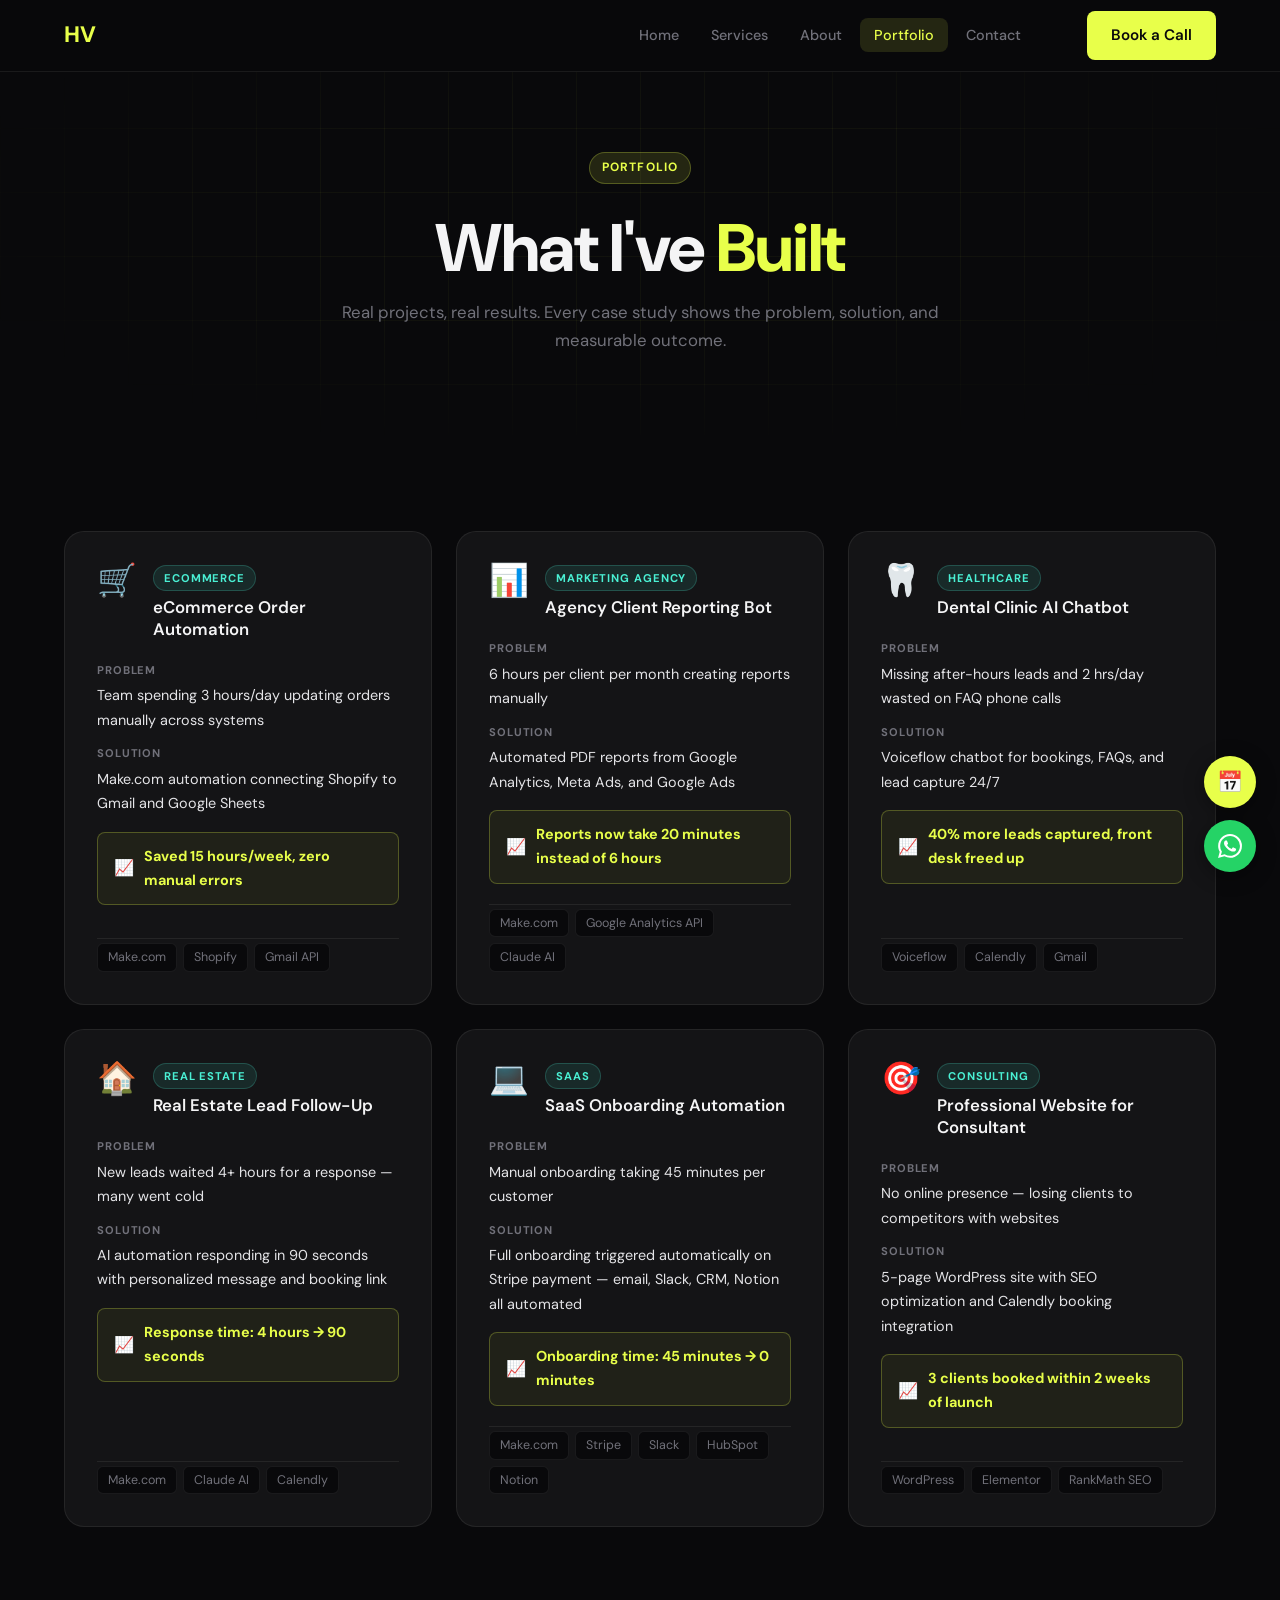
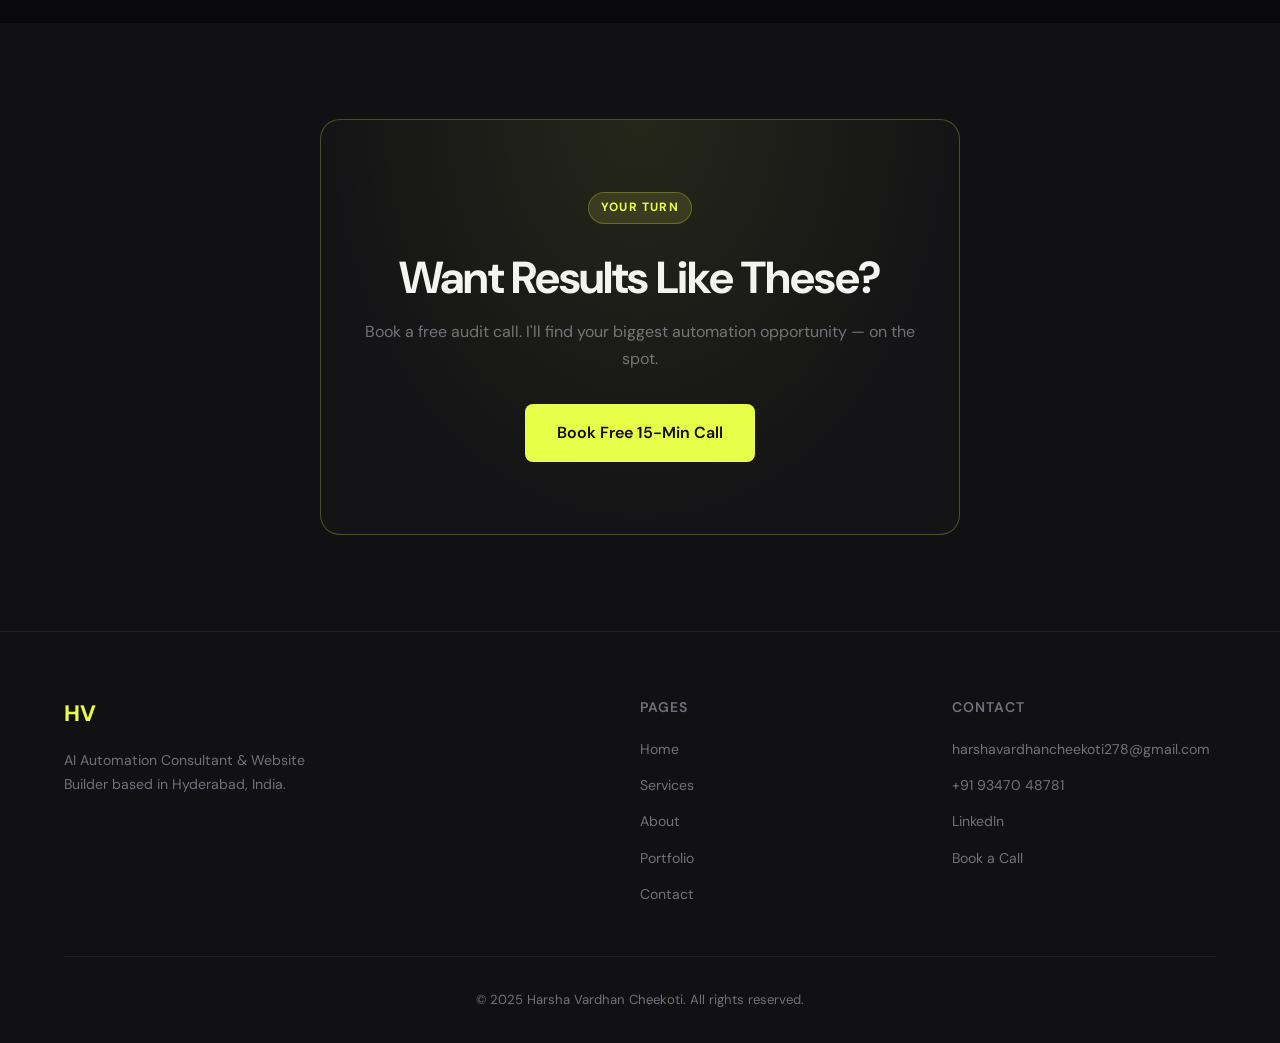
<file: portfolio.html>
<!DOCTYPE html>
<html lang="en">
<head>
  <meta charset="UTF-8" />
  <meta name="viewport" content="width=device-width, initial-scale=1.0" />
  <title>Portfolio — Harsha Vardhan AI Automation Consultant</title>
  <meta name="description" content="AI workflow automation and website services for eCommerce, SaaS, and agencies in US/UK/Australia" />
  <meta name="author" content="Harsha Vardhan Cheekoti" />
  <link rel="preconnect" href="https://fonts.googleapis.com" />
  <link rel="preconnect" href="https://fonts.gstatic.com" crossorigin />
  <link href="https://fonts.googleapis.com/css2?family=DM+Sans:ital,opsz,wght@0,9..40,300;0,9..40,400;0,9..40,500;0,9..40,600;0,9..40,700;0,9..40,800;1,9..40,300;1,9..40,400&display=swap" rel="stylesheet" />
  <link rel="stylesheet" href="style.css" />
</head>
<body>

  <!-- NAVIGATION -->
  <nav class="navbar" id="navbar">
    <div class="nav-container">
      <a href="index.html" class="nav-logo">HV</a>
      <ul class="nav-links" id="navLinks">
        <li><a href="index.html">Home</a></li>
        <li><a href="services.html">Services</a></li>
        <li><a href="about.html">About</a></li>
        <li><a href="portfolio.html" class="active">Portfolio</a></li>
        <li><a href="contact.html">Contact</a></li>
      </ul>
      <a href="https://calendly.com/harshavardhancheekoti278/new-meeting" target="_blank" class="btn btn-primary nav-cta">Book a Call</a>
      <button class="hamburger" id="hamburger" aria-label="Toggle menu">
        <span></span><span></span><span></span>
      </button>
    </div>
  </nav>

  <!-- PAGE HERO -->
  <section class="page-hero">
    <div class="hero-bg-grid"></div>
    <div class="container">
      <div class="page-hero-content fade-in">
        <span class="section-tag">Portfolio</span>
        <h1>What I've <span class="accent">Built</span></h1>
        <p>Real projects, real results. Every case study shows the problem, solution, and measurable outcome.</p>
      </div>
    </div>
  </section>

  <!-- PROJECT CARDS -->
  <section class="section portfolio-section">
    <div class="container">
      <div class="portfolio-grid">

        <!-- Project 1 -->
        <div class="project-card fade-in">
          <div class="project-header">
            <div class="project-icon">🛒</div>
            <div>
              <span class="industry-tag">eCommerce</span>
              <h3>eCommerce Order Automation</h3>
            </div>
          </div>
          <div class="project-body">
            <div class="project-row">
              <span class="project-label">Problem</span>
              <p>Team spending 3 hours/day updating orders manually across systems</p>
            </div>
            <div class="project-row">
              <span class="project-label">Solution</span>
              <p>Make.com automation connecting Shopify to Gmail and Google Sheets</p>
            </div>
            <div class="project-result">
              <span class="result-icon">📈</span>
              <strong>Saved 15 hours/week, zero manual errors</strong>
            </div>
          </div>
          <div class="project-tools">
            <span>Make.com</span><span>Shopify</span><span>Gmail API</span>
          </div>
        </div>

        <!-- Project 2 -->
        <div class="project-card fade-in">
          <div class="project-header">
            <div class="project-icon">📊</div>
            <div>
              <span class="industry-tag">Marketing Agency</span>
              <h3>Agency Client Reporting Bot</h3>
            </div>
          </div>
          <div class="project-body">
            <div class="project-row">
              <span class="project-label">Problem</span>
              <p>6 hours per client per month creating reports manually</p>
            </div>
            <div class="project-row">
              <span class="project-label">Solution</span>
              <p>Automated PDF reports from Google Analytics, Meta Ads, and Google Ads</p>
            </div>
            <div class="project-result">
              <span class="result-icon">📈</span>
              <strong>Reports now take 20 minutes instead of 6 hours</strong>
            </div>
          </div>
          <div class="project-tools">
            <span>Make.com</span><span>Google Analytics API</span><span>Claude AI</span>
          </div>
        </div>

        <!-- Project 3 -->
        <div class="project-card fade-in">
          <div class="project-header">
            <div class="project-icon">🦷</div>
            <div>
              <span class="industry-tag">Healthcare</span>
              <h3>Dental Clinic AI Chatbot</h3>
            </div>
          </div>
          <div class="project-body">
            <div class="project-row">
              <span class="project-label">Problem</span>
              <p>Missing after-hours leads and 2 hrs/day wasted on FAQ phone calls</p>
            </div>
            <div class="project-row">
              <span class="project-label">Solution</span>
              <p>Voiceflow chatbot for bookings, FAQs, and lead capture 24/7</p>
            </div>
            <div class="project-result">
              <span class="result-icon">📈</span>
              <strong>40% more leads captured, front desk freed up</strong>
            </div>
          </div>
          <div class="project-tools">
            <span>Voiceflow</span><span>Calendly</span><span>Gmail</span>
          </div>
        </div>

        <!-- Project 4 -->
        <div class="project-card fade-in">
          <div class="project-header">
            <div class="project-icon">🏠</div>
            <div>
              <span class="industry-tag">Real Estate</span>
              <h3>Real Estate Lead Follow-Up</h3>
            </div>
          </div>
          <div class="project-body">
            <div class="project-row">
              <span class="project-label">Problem</span>
              <p>New leads waited 4+ hours for a response — many went cold</p>
            </div>
            <div class="project-row">
              <span class="project-label">Solution</span>
              <p>AI automation responding in 90 seconds with personalized message and booking link</p>
            </div>
            <div class="project-result">
              <span class="result-icon">📈</span>
              <strong>Response time: 4 hours → 90 seconds</strong>
            </div>
          </div>
          <div class="project-tools">
            <span>Make.com</span><span>Claude AI</span><span>Calendly</span>
          </div>
        </div>

        <!-- Project 5 -->
        <div class="project-card fade-in">
          <div class="project-header">
            <div class="project-icon">💻</div>
            <div>
              <span class="industry-tag">SaaS</span>
              <h3>SaaS Onboarding Automation</h3>
            </div>
          </div>
          <div class="project-body">
            <div class="project-row">
              <span class="project-label">Problem</span>
              <p>Manual onboarding taking 45 minutes per customer</p>
            </div>
            <div class="project-row">
              <span class="project-label">Solution</span>
              <p>Full onboarding triggered automatically on Stripe payment — email, Slack, CRM, Notion all automated</p>
            </div>
            <div class="project-result">
              <span class="result-icon">📈</span>
              <strong>Onboarding time: 45 minutes → 0 minutes</strong>
            </div>
          </div>
          <div class="project-tools">
            <span>Make.com</span><span>Stripe</span><span>Slack</span><span>HubSpot</span><span>Notion</span>
          </div>
        </div>

        <!-- Project 6 -->
        <div class="project-card fade-in">
          <div class="project-header">
            <div class="project-icon">🎯</div>
            <div>
              <span class="industry-tag">Consulting</span>
              <h3>Professional Website for Consultant</h3>
            </div>
          </div>
          <div class="project-body">
            <div class="project-row">
              <span class="project-label">Problem</span>
              <p>No online presence — losing clients to competitors with websites</p>
            </div>
            <div class="project-row">
              <span class="project-label">Solution</span>
              <p>5-page WordPress site with SEO optimization and Calendly booking integration</p>
            </div>
            <div class="project-result">
              <span class="result-icon">📈</span>
              <strong>3 clients booked within 2 weeks of launch</strong>
            </div>
          </div>
          <div class="project-tools">
            <span>WordPress</span><span>Elementor</span><span>RankMath SEO</span>
          </div>
        </div>

      </div>
    </div>
  </section>

  <!-- CTA -->
  <section class="section cta-section">
    <div class="container">
      <div class="cta-box fade-in">
        <div class="cta-glow"></div>
        <span class="section-tag">Your Turn</span>
        <h2>Want Results Like These?</h2>
        <p>Book a free audit call. I'll find your biggest automation opportunity — on the spot.</p>
        <a href="https://calendly.com/harshavardhancheekoti278/new-meeting" target="_blank" class="btn btn-primary btn-lg">Book Free 15-Min Call</a>
      </div>
    </div>
  </section>

  <!-- FOOTER -->
  <footer class="footer">
    <div class="container">
      <div class="footer-grid">
        <div class="footer-brand">
          <span class="nav-logo">HV</span>
          <p>AI Automation Consultant &amp; Website Builder based in Hyderabad, India.</p>
        </div>
        <div class="footer-links">
          <h4>Pages</h4>
          <ul>
            <li><a href="index.html">Home</a></li>
            <li><a href="services.html">Services</a></li>
            <li><a href="about.html">About</a></li>
            <li><a href="portfolio.html">Portfolio</a></li>
            <li><a href="contact.html">Contact</a></li>
          </ul>
        </div>
        <div class="footer-contact">
          <h4>Contact</h4>
          <ul>
            <li><a href="mailto:harshavardhancheekoti278@gmail.com">harshavardhancheekoti278@gmail.com</a></li>
            <li><a href="tel:+919347048781">+91 93470 48781</a></li>
            <li><a href="https://www.linkedin.com/in/harsha-vardhan-cheekoti-342b91291/" target="_blank">LinkedIn</a></li>
            <li><a href="https://calendly.com/harshavardhancheekoti278/new-meeting" target="_blank">Book a Call</a></li>
          </ul>
        </div>
      </div>
      <div class="footer-bottom">
        <p>© 2025 Harsha Vardhan Cheekoti. All rights reserved.</p>
      </div>
    </div>
  </footer>

  <!-- FLOATING BUTTONS -->
  <div class="floating-buttons">
    <a href="https://calendly.com/harshavardhancheekoti278/new-meeting" target="_blank" class="float-btn float-cal" title="Book a Call">📅</a>
    <a href="https://wa.me/919347048781?text=Hi%20Harsha%2C%20I%27m%20interested%20in%20your%20AI%20automation%20services" target="_blank" class="float-btn float-wa" title="WhatsApp">
      <svg viewBox="0 0 24 24" fill="currentColor" width="24" height="24"><path d="M17.472 14.382c-.297-.149-1.758-.867-2.03-.967-.273-.099-.471-.148-.67.15-.197.297-.767.966-.94 1.164-.173.199-.347.223-.644.075-.297-.15-1.255-.463-2.39-1.475-.883-.788-1.48-1.761-1.653-2.059-.173-.297-.018-.458.13-.606.134-.133.298-.347.446-.52.149-.174.198-.298.298-.497.099-.198.05-.371-.025-.52-.075-.149-.669-1.612-.916-2.207-.242-.579-.487-.5-.669-.51-.173-.008-.371-.01-.57-.01-.198 0-.52.074-.792.372-.272.297-1.04 1.016-1.04 2.479 0 1.462 1.065 2.875 1.213 3.074.149.198 2.096 3.2 5.077 4.487.709.306 1.262.489 1.694.625.712.227 1.36.195 1.871.118.571-.085 1.758-.719 2.006-1.413.248-.694.248-1.289.173-1.413-.074-.124-.272-.198-.57-.347m-5.421 7.403h-.004a9.87 9.87 0 01-5.031-1.378l-.361-.214-3.741.982.998-3.648-.235-.374a9.86 9.86 0 01-1.51-5.26c.001-5.45 4.436-9.884 9.888-9.884 2.64 0 5.122 1.03 6.988 2.898a9.825 9.825 0 012.893 6.994c-.003 5.45-4.437 9.884-9.885 9.884m8.413-18.297A11.815 11.815 0 0012.05 0C5.495 0 .16 5.335.157 11.892c0 2.096.547 4.142 1.588 5.945L.057 24l6.305-1.654a11.882 11.882 0 005.683 1.448h.005c6.554 0 11.89-5.335 11.893-11.893a11.821 11.821 0 00-3.48-8.413z"/></svg>
    </a>
  </div>

  <script src="main.js"></script>
</body>
</html>
</file>
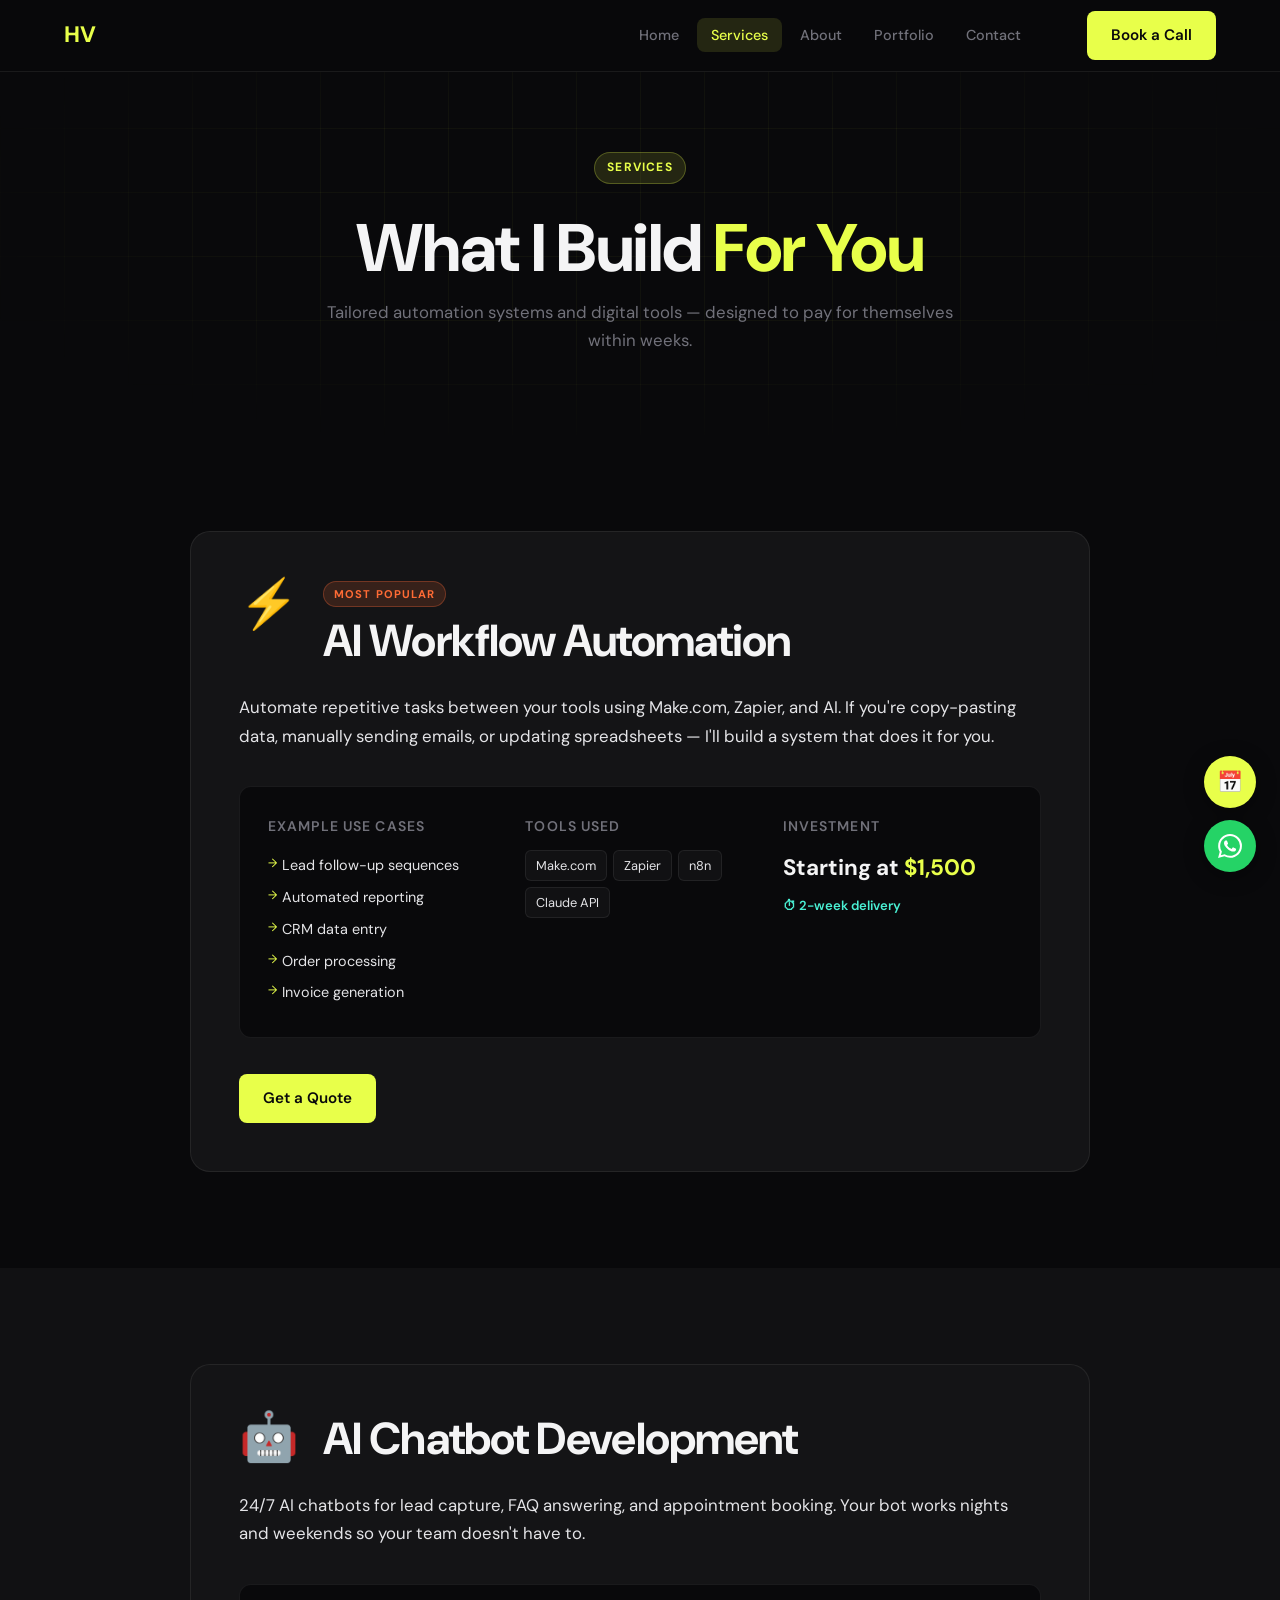
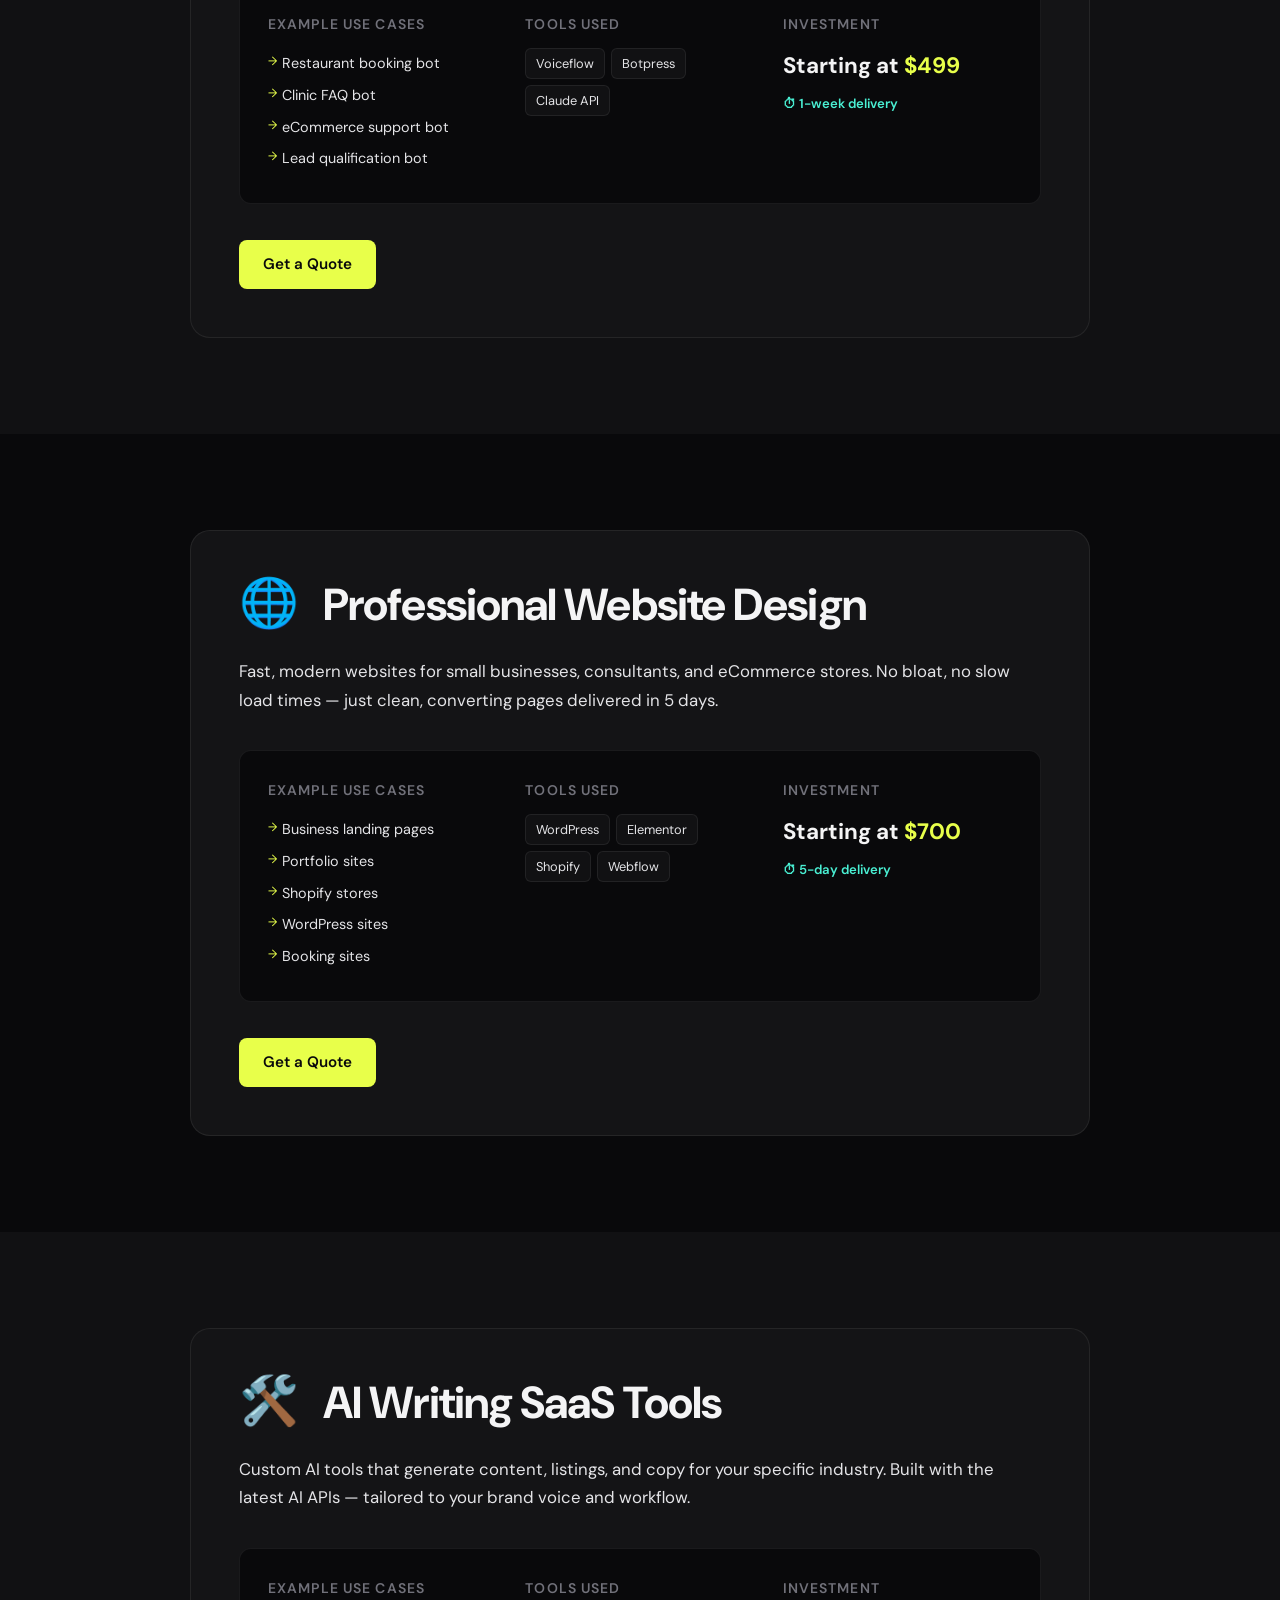
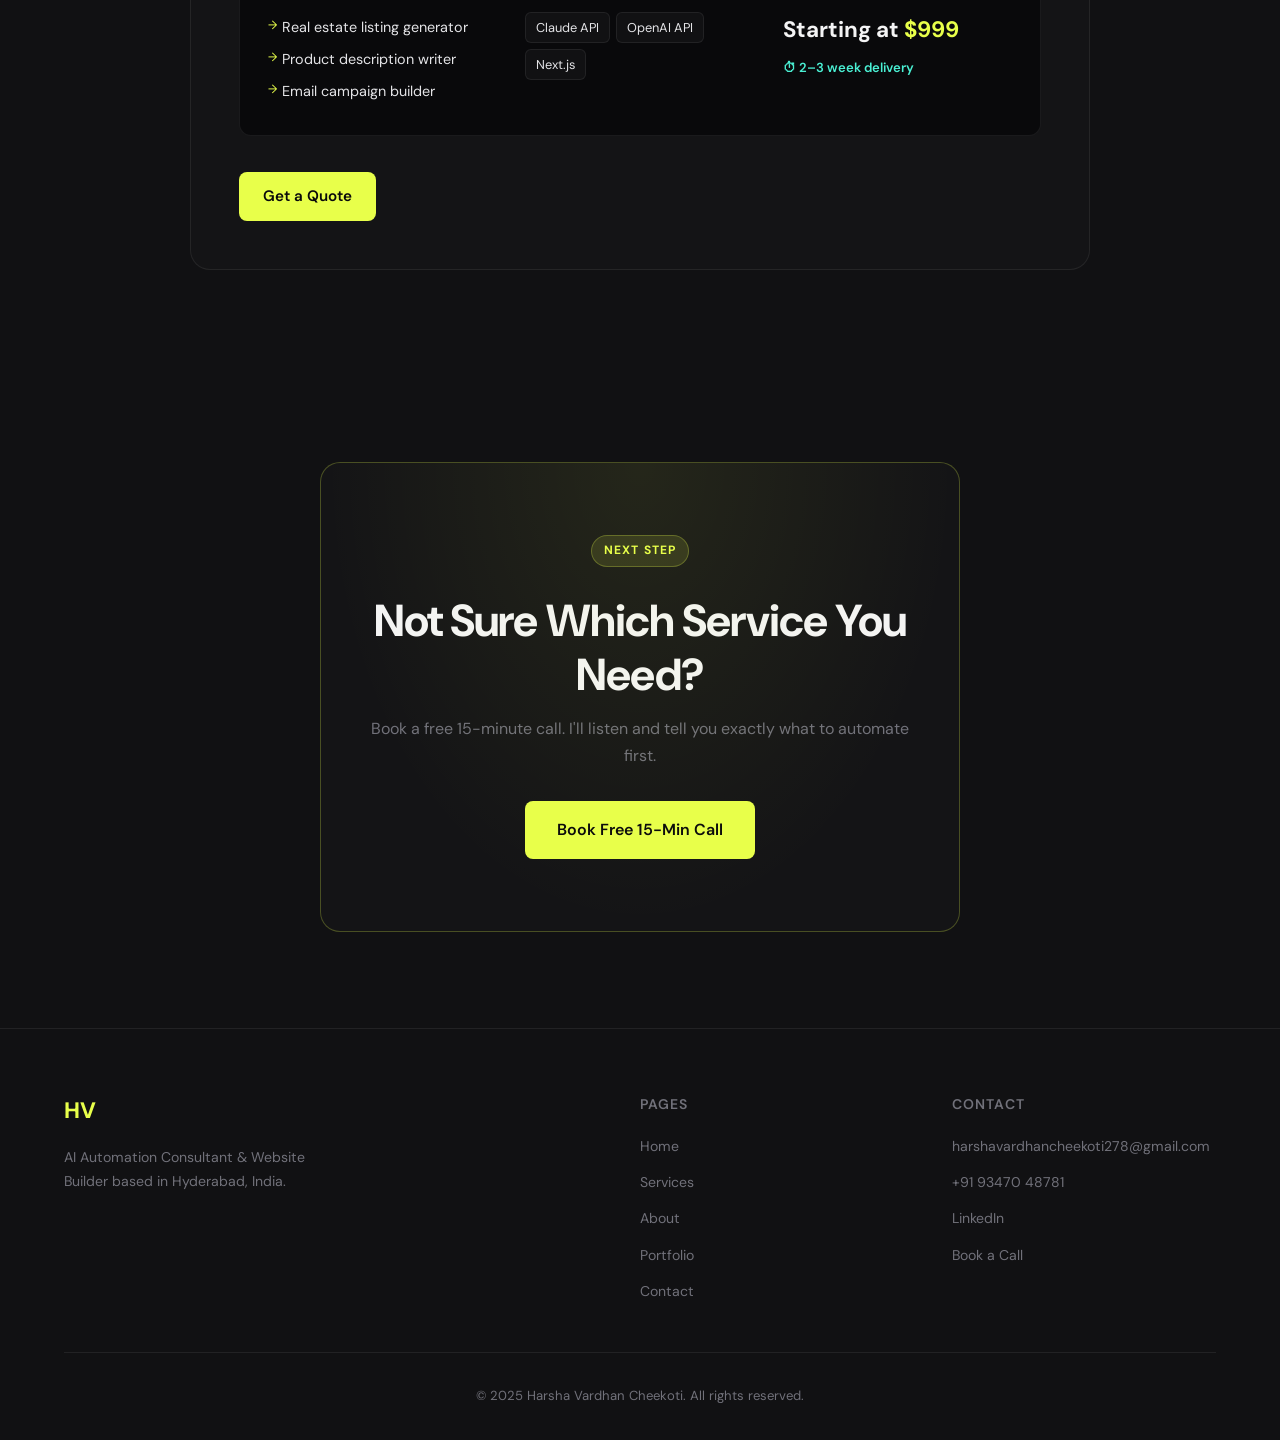
<file: services.html>
<!DOCTYPE html>
<html lang="en">
<head>
  <meta charset="UTF-8" />
  <meta name="viewport" content="width=device-width, initial-scale=1.0" />
  <title>Services — Harsha Vardhan AI Automation Consultant</title>
  <meta name="description" content="AI workflow automation and website services for eCommerce, SaaS, and agencies in US/UK/Australia" />
  <meta name="author" content="Harsha Vardhan Cheekoti" />
  <link rel="preconnect" href="https://fonts.googleapis.com" />
  <link rel="preconnect" href="https://fonts.gstatic.com" crossorigin />
  <link href="https://fonts.googleapis.com/css2?family=DM+Sans:ital,opsz,wght@0,9..40,300;0,9..40,400;0,9..40,500;0,9..40,600;0,9..40,700;0,9..40,800;1,9..40,300;1,9..40,400&display=swap" rel="stylesheet" />
  <link rel="stylesheet" href="style.css" />
</head>
<body>

  <!-- NAVIGATION -->
  <nav class="navbar" id="navbar">
    <div class="nav-container">
      <a href="index.html" class="nav-logo">HV</a>
      <ul class="nav-links" id="navLinks">
        <li><a href="index.html">Home</a></li>
        <li><a href="services.html" class="active">Services</a></li>
        <li><a href="about.html">About</a></li>
        <li><a href="portfolio.html">Portfolio</a></li>
        <li><a href="contact.html">Contact</a></li>
      </ul>
      <a href="https://calendly.com/harshavardhancheekoti278/new-meeting" target="_blank" class="btn btn-primary nav-cta">Book a Call</a>
      <button class="hamburger" id="hamburger" aria-label="Toggle menu">
        <span></span><span></span><span></span>
      </button>
    </div>
  </nav>

  <!-- PAGE HERO -->
  <section class="page-hero">
    <div class="hero-bg-grid"></div>
    <div class="container">
      <div class="page-hero-content fade-in">
        <span class="section-tag">Services</span>
        <h1>What I Build <span class="accent">For You</span></h1>
        <p>Tailored automation systems and digital tools — designed to pay for themselves within weeks.</p>
      </div>
    </div>
  </section>

  <!-- SERVICE 1 — AI WORKFLOW AUTOMATION -->
  <section class="section service-detail" id="automation">
    <div class="container">
      <div class="service-detail-card fade-in">
        <div class="service-detail-header">
          <div class="service-icon-lg">⚡</div>
          <div>
            <div class="service-tag">Most Popular</div>
            <h2>AI Workflow Automation</h2>
          </div>
        </div>
        <p class="service-desc">Automate repetitive tasks between your tools using Make.com, Zapier, and AI. If you're copy-pasting data, manually sending emails, or updating spreadsheets — I'll build a system that does it for you.</p>
        <div class="service-meta-grid">
          <div class="service-meta-block">
            <h4>Example Use Cases</h4>
            <ul>
              <li>Lead follow-up sequences</li>
              <li>Automated reporting</li>
              <li>CRM data entry</li>
              <li>Order processing</li>
              <li>Invoice generation</li>
            </ul>
          </div>
          <div class="service-meta-block">
            <h4>Tools Used</h4>
            <div class="tools-inline">
              <span>Make.com</span><span>Zapier</span><span>n8n</span><span>Claude API</span>
            </div>
          </div>
          <div class="service-meta-block">
            <h4>Investment</h4>
            <div class="price-display">Starting at <strong>$1,500</strong></div>
            <div class="delivery-badge">⏱ 2-week delivery</div>
          </div>
        </div>
        <a href="mailto:harshavardhancheekoti278@gmail.com?subject=Quote Request — AI Workflow Automation" class="btn btn-primary">Get a Quote</a>
      </div>
    </div>
  </section>

  <!-- SERVICE 2 — AI CHATBOT -->
  <section class="section service-detail alt-bg" id="chatbot">
    <div class="container">
      <div class="service-detail-card fade-in">
        <div class="service-detail-header">
          <div class="service-icon-lg">🤖</div>
          <div>
            <h2>AI Chatbot Development</h2>
          </div>
        </div>
        <p class="service-desc">24/7 AI chatbots for lead capture, FAQ answering, and appointment booking. Your bot works nights and weekends so your team doesn't have to.</p>
        <div class="service-meta-grid">
          <div class="service-meta-block">
            <h4>Example Use Cases</h4>
            <ul>
              <li>Restaurant booking bot</li>
              <li>Clinic FAQ bot</li>
              <li>eCommerce support bot</li>
              <li>Lead qualification bot</li>
            </ul>
          </div>
          <div class="service-meta-block">
            <h4>Tools Used</h4>
            <div class="tools-inline">
              <span>Voiceflow</span><span>Botpress</span><span>Claude API</span>
            </div>
          </div>
          <div class="service-meta-block">
            <h4>Investment</h4>
            <div class="price-display">Starting at <strong>$499</strong></div>
            <div class="delivery-badge">⏱ 1-week delivery</div>
          </div>
        </div>
        <a href="mailto:harshavardhancheekoti278@gmail.com?subject=Quote Request — AI Chatbot Development" class="btn btn-primary">Get a Quote</a>
      </div>
    </div>
  </section>

  <!-- SERVICE 3 — WEBSITE DESIGN -->
  <section class="section service-detail" id="websites">
    <div class="container">
      <div class="service-detail-card fade-in">
        <div class="service-detail-header">
          <div class="service-icon-lg">🌐</div>
          <div>
            <h2>Professional Website Design</h2>
          </div>
        </div>
        <p class="service-desc">Fast, modern websites for small businesses, consultants, and eCommerce stores. No bloat, no slow load times — just clean, converting pages delivered in 5 days.</p>
        <div class="service-meta-grid">
          <div class="service-meta-block">
            <h4>Example Use Cases</h4>
            <ul>
              <li>Business landing pages</li>
              <li>Portfolio sites</li>
              <li>Shopify stores</li>
              <li>WordPress sites</li>
              <li>Booking sites</li>
            </ul>
          </div>
          <div class="service-meta-block">
            <h4>Tools Used</h4>
            <div class="tools-inline">
              <span>WordPress</span><span>Elementor</span><span>Shopify</span><span>Webflow</span>
            </div>
          </div>
          <div class="service-meta-block">
            <h4>Investment</h4>
            <div class="price-display">Starting at <strong>$700</strong></div>
            <div class="delivery-badge">⏱ 5-day delivery</div>
          </div>
        </div>
        <a href="mailto:harshavardhancheekoti278@gmail.com?subject=Quote Request — Professional Website Design" class="btn btn-primary">Get a Quote</a>
      </div>
    </div>
  </section>

  <!-- SERVICE 4 — AI SAAS TOOLS -->
  <section class="section service-detail alt-bg" id="saas">
    <div class="container">
      <div class="service-detail-card fade-in">
        <div class="service-detail-header">
          <div class="service-icon-lg">🛠️</div>
          <div>
            <h2>AI Writing SaaS Tools</h2>
          </div>
        </div>
        <p class="service-desc">Custom AI tools that generate content, listings, and copy for your specific industry. Built with the latest AI APIs — tailored to your brand voice and workflow.</p>
        <div class="service-meta-grid">
          <div class="service-meta-block">
            <h4>Example Use Cases</h4>
            <ul>
              <li>Real estate listing generator</li>
              <li>Product description writer</li>
              <li>Email campaign builder</li>
            </ul>
          </div>
          <div class="service-meta-block">
            <h4>Tools Used</h4>
            <div class="tools-inline">
              <span>Claude API</span><span>OpenAI API</span><span>Next.js</span>
            </div>
          </div>
          <div class="service-meta-block">
            <h4>Investment</h4>
            <div class="price-display">Starting at <strong>$999</strong></div>
            <div class="delivery-badge">⏱ 2–3 week delivery</div>
          </div>
        </div>
        <a href="mailto:harshavardhancheekoti278@gmail.com?subject=Quote Request — AI SaaS Tool" class="btn btn-primary">Get a Quote</a>
      </div>
    </div>
  </section>

  <!-- CTA -->
  <section class="section cta-section">
    <div class="container">
      <div class="cta-box fade-in">
        <div class="cta-glow"></div>
        <span class="section-tag">Next Step</span>
        <h2>Not Sure Which Service You Need?</h2>
        <p>Book a free 15-minute call. I'll listen and tell you exactly what to automate first.</p>
        <a href="https://calendly.com/harshavardhancheekoti278/new-meeting" target="_blank" class="btn btn-primary btn-lg">Book Free 15-Min Call</a>
      </div>
    </div>
  </section>

  <!-- FOOTER -->
  <footer class="footer">
    <div class="container">
      <div class="footer-grid">
        <div class="footer-brand">
          <span class="nav-logo">HV</span>
          <p>AI Automation Consultant &amp; Website Builder based in Hyderabad, India.</p>
        </div>
        <div class="footer-links">
          <h4>Pages</h4>
          <ul>
            <li><a href="index.html">Home</a></li>
            <li><a href="services.html">Services</a></li>
            <li><a href="about.html">About</a></li>
            <li><a href="portfolio.html">Portfolio</a></li>
            <li><a href="contact.html">Contact</a></li>
          </ul>
        </div>
        <div class="footer-contact">
          <h4>Contact</h4>
          <ul>
            <li><a href="mailto:harshavardhancheekoti278@gmail.com">harshavardhancheekoti278@gmail.com</a></li>
            <li><a href="tel:+919347048781">+91 93470 48781</a></li>
            <li><a href="https://www.linkedin.com/in/harsha-vardhan-cheekoti-342b91291/" target="_blank">LinkedIn</a></li>
            <li><a href="https://calendly.com/harshavardhancheekoti278/new-meeting" target="_blank">Book a Call</a></li>
          </ul>
        </div>
      </div>
      <div class="footer-bottom">
        <p>© 2025 Harsha Vardhan Cheekoti. All rights reserved.</p>
      </div>
    </div>
  </footer>

  <!-- FLOATING BUTTONS -->
  <div class="floating-buttons">
    <a href="https://calendly.com/harshavardhancheekoti278/new-meeting" target="_blank" class="float-btn float-cal" title="Book a Call">📅</a>
    <a href="https://wa.me/919347048781?text=Hi%20Harsha%2C%20I%27m%20interested%20in%20your%20AI%20automation%20services" target="_blank" class="float-btn float-wa" title="WhatsApp">
      <svg viewBox="0 0 24 24" fill="currentColor" width="24" height="24"><path d="M17.472 14.382c-.297-.149-1.758-.867-2.03-.967-.273-.099-.471-.148-.67.15-.197.297-.767.966-.94 1.164-.173.199-.347.223-.644.075-.297-.15-1.255-.463-2.39-1.475-.883-.788-1.48-1.761-1.653-2.059-.173-.297-.018-.458.13-.606.134-.133.298-.347.446-.52.149-.174.198-.298.298-.497.099-.198.05-.371-.025-.52-.075-.149-.669-1.612-.916-2.207-.242-.579-.487-.5-.669-.51-.173-.008-.371-.01-.57-.01-.198 0-.52.074-.792.372-.272.297-1.04 1.016-1.04 2.479 0 1.462 1.065 2.875 1.213 3.074.149.198 2.096 3.2 5.077 4.487.709.306 1.262.489 1.694.625.712.227 1.36.195 1.871.118.571-.085 1.758-.719 2.006-1.413.248-.694.248-1.289.173-1.413-.074-.124-.272-.198-.57-.347m-5.421 7.403h-.004a9.87 9.87 0 01-5.031-1.378l-.361-.214-3.741.982.998-3.648-.235-.374a9.86 9.86 0 01-1.51-5.26c.001-5.45 4.436-9.884 9.888-9.884 2.64 0 5.122 1.03 6.988 2.898a9.825 9.825 0 012.893 6.994c-.003 5.45-4.437 9.884-9.885 9.884m8.413-18.297A11.815 11.815 0 0012.05 0C5.495 0 .16 5.335.157 11.892c0 2.096.547 4.142 1.588 5.945L.057 24l6.305-1.654a11.882 11.882 0 005.683 1.448h.005c6.554 0 11.89-5.335 11.893-11.893a11.821 11.821 0 00-3.48-8.413z"/></svg>
    </a>
  </div>

  <script src="main.js"></script>
</body>
</html>
</file>
<file: style.css>
/* =============================================
   HARSHA VARDHAN — PORTFOLIO WEBSITE
   style.css — Main Stylesheet
   ============================================= */

/* ── CSS VARIABLES ── */
:root {
  --bg: #09090b;
  --bg-2: #111113;
  --bg-card: #141416;
  --bg-card-hover: #1a1a1e;
  --border: rgba(255,255,255,0.07);
  --border-accent: rgba(232,255,74,0.25);
  --accent: #e8ff4a;
  --accent-dim: rgba(232,255,74,0.12);
  --orange: #ff6b35;
  --teal: #4af0d4;
  --white: #f4f4f5;
  --muted: #71717a;
  --text: #e4e4e7;
  --font: 'DM Sans', sans-serif;
  --radius: 12px;
  --radius-lg: 20px;
  --shadow: 0 4px 24px rgba(0,0,0,0.4);
  --shadow-accent: 0 0 40px rgba(232,255,74,0.12);
  --transition: 0.25s ease;
  --nav-h: 72px;
}

/* ── RESET & BASE ── */
*, *::before, *::after { box-sizing: border-box; margin: 0; padding: 0; }

html { scroll-behavior: smooth; }

body {
  font-family: var(--font);
  background: var(--bg);
  color: var(--text);
  line-height: 1.65;
  font-size: 16px;
  overflow-x: hidden;
}

img { max-width: 100%; display: block; }
a { text-decoration: none; color: inherit; }
ul { list-style: none; }

/* ── TYPOGRAPHY ── */
h1 { font-size: clamp(2.4rem, 6vw, 4.2rem); font-weight: 800; line-height: 1.1; letter-spacing: -0.02em; }
h2 { font-size: clamp(1.8rem, 4vw, 2.8rem); font-weight: 700; line-height: 1.2; letter-spacing: -0.02em; }
h3 { font-size: 1.2rem; font-weight: 600; line-height: 1.3; }
h4 { font-size: 0.875rem; font-weight: 600; text-transform: uppercase; letter-spacing: 0.08em; color: var(--muted); margin-bottom: 12px; }
p { color: var(--muted); line-height: 1.7; }

.accent { color: var(--accent); }

/* ── LAYOUT ── */
.container {
  max-width: 1200px;
  margin: 0 auto;
  padding: 0 24px;
}

.section {
  padding: 96px 0;
}

.alt-bg {
  background: var(--bg-2);
}

/* ── BUTTONS ── */
.btn {
  display: inline-flex;
  align-items: center;
  gap: 8px;
  padding: 12px 24px;
  border-radius: 8px;
  font-family: var(--font);
  font-weight: 600;
  font-size: 0.95rem;
  cursor: pointer;
  border: none;
  transition: all var(--transition);
  white-space: nowrap;
}

.btn-primary {
  background: var(--accent);
  color: #09090b;
}
.btn-primary:hover {
  background: #f5ff7a;
  transform: translateY(-1px);
  box-shadow: 0 8px 24px rgba(232,255,74,0.25);
}

.btn-outline {
  background: transparent;
  color: var(--text);
  border: 1.5px solid var(--border);
}
.btn-outline:hover {
  border-color: var(--accent);
  color: var(--accent);
  transform: translateY(-1px);
}

.btn-lg { padding: 16px 32px; font-size: 1rem; }
.btn-full { width: 100%; justify-content: center; }

/* ── SECTION HEADER ── */
.section-header {
  text-align: center;
  max-width: 640px;
  margin: 0 auto 64px;
}
.section-header p { margin-top: 12px; }

.section-tag {
  display: inline-block;
  background: var(--accent-dim);
  color: var(--accent);
  font-size: 0.75rem;
  font-weight: 700;
  text-transform: uppercase;
  letter-spacing: 0.1em;
  padding: 5px 12px;
  border-radius: 100px;
  border: 1px solid var(--border-accent);
  margin-bottom: 16px;
}

/* ── NAVBAR ── */
.navbar {
  position: fixed;
  top: 0; left: 0; right: 0;
  height: var(--nav-h);
  z-index: 999;
  background: rgba(9,9,11,0.85);
  backdrop-filter: blur(16px);
  border-bottom: 1px solid var(--border);
  transition: background var(--transition);
}

.nav-container {
  max-width: 1200px;
  margin: 0 auto;
  padding: 0 24px;
  height: 100%;
  display: flex;
  align-items: center;
  gap: 40px;
}

.nav-logo {
  font-size: 1.4rem;
  font-weight: 800;
  color: var(--accent);
  letter-spacing: -0.02em;
  flex-shrink: 0;
}

.nav-links {
  display: flex;
  align-items: center;
  gap: 4px;
  margin-left: auto;
}

.nav-links a {
  padding: 8px 14px;
  border-radius: 8px;
  font-size: 0.9rem;
  font-weight: 500;
  color: var(--muted);
  transition: all var(--transition);
}
.nav-links a:hover { color: var(--text); background: var(--bg-card); }
.nav-links a.active { color: var(--accent); background: var(--accent-dim); }

.nav-cta { margin-left: 12px; }

/* Hamburger */
.hamburger {
  display: none;
  flex-direction: column;
  justify-content: center;
  gap: 5px;
  background: none;
  border: none;
  cursor: pointer;
  padding: 8px;
  margin-left: auto;
}
.hamburger span {
  display: block;
  width: 22px;
  height: 2px;
  background: var(--text);
  border-radius: 2px;
  transition: all var(--transition);
}
.hamburger.open span:nth-child(1) { transform: translateY(7px) rotate(45deg); }
.hamburger.open span:nth-child(2) { opacity: 0; }
.hamburger.open span:nth-child(3) { transform: translateY(-7px) rotate(-45deg); }

/* ── HERO ── */
.hero {
  position: relative;
  min-height: 100vh;
  display: flex;
  align-items: center;
  padding-top: var(--nav-h);
  overflow: hidden;
}

.hero-bg-grid {
  position: absolute;
  inset: 0;
  background-image:
    linear-gradient(rgba(232,255,74,0.04) 1px, transparent 1px),
    linear-gradient(90deg, rgba(232,255,74,0.04) 1px, transparent 1px);
  background-size: 64px 64px;
  mask-image: radial-gradient(ellipse at 50% 50%, black 40%, transparent 80%);
  pointer-events: none;
}

.hero-glow {
  position: absolute;
  top: 20%;
  left: 50%;
  transform: translateX(-50%);
  width: 600px;
  height: 400px;
  background: radial-gradient(ellipse, rgba(232,255,74,0.08) 0%, transparent 70%);
  pointer-events: none;
}

.hero-content {
  position: relative;
  z-index: 1;
  max-width: 760px;
  padding: 80px 0;
}

.hero-badge {
  display: inline-flex;
  align-items: center;
  gap: 8px;
  background: var(--bg-card);
  border: 1px solid var(--border);
  border-radius: 100px;
  padding: 6px 16px;
  font-size: 0.8rem;
  color: var(--muted);
  margin-bottom: 28px;
}
.hero-badge::before {
  content: '';
  width: 6px; height: 6px;
  background: var(--accent);
  border-radius: 50%;
  box-shadow: 0 0 8px var(--accent);
}

.hero-headline {
  margin-bottom: 24px;
  color: var(--white);
}

.hero-sub {
  font-size: 1.15rem;
  max-width: 560px;
  margin-bottom: 40px;
}
.hero-sub strong { color: var(--text); font-weight: 600; }

.hero-btns { display: flex; gap: 16px; flex-wrap: wrap; }

/* ── STATS BAR ── */
.stats-bar {
  background: var(--bg-2);
  border-top: 1px solid var(--border);
  border-bottom: 1px solid var(--border);
  padding: 32px 0;
}

.stats-grid {
  display: flex;
  align-items: center;
  justify-content: space-between;
  gap: 24px;
  flex-wrap: wrap;
}

.stat-item {
  display: flex;
  flex-direction: column;
  align-items: center;
  text-align: center;
  flex: 1;
  min-width: 140px;
}

.stat-num {
  font-size: 2rem;
  font-weight: 800;
  color: var(--accent);
  letter-spacing: -0.03em;
  line-height: 1;
}

.stat-label {
  font-size: 0.78rem;
  color: var(--muted);
  margin-top: 6px;
  text-transform: uppercase;
  letter-spacing: 0.06em;
}

.stat-divider {
  width: 1px;
  height: 48px;
  background: var(--border);
  flex-shrink: 0;
}

/* ── SERVICE CARDS (home) ── */
.cards-grid {
  display: grid;
  grid-template-columns: repeat(auto-fit, minmax(240px, 1fr));
  gap: 20px;
}

.service-card {
  display: block;
  background: var(--bg-card);
  border: 1px solid var(--border);
  border-radius: var(--radius-lg);
  padding: 32px 28px;
  transition: all var(--transition);
  cursor: pointer;
}
.service-card:hover {
  border-color: var(--border-accent);
  background: var(--bg-card-hover);
  transform: translateY(-4px);
  box-shadow: var(--shadow-accent);
}

.card-icon { font-size: 2rem; margin-bottom: 16px; }
.service-card h3 { color: var(--white); margin-bottom: 10px; }
.service-card p { font-size: 0.9rem; }

.card-link {
  display: inline-block;
  margin-top: 20px;
  font-size: 0.85rem;
  font-weight: 600;
  color: var(--accent);
}

/* ── HOW IT WORKS ── */
.steps-grid {
  display: flex;
  align-items: center;
  gap: 16px;
  flex-wrap: wrap;
}

.step-card {
  flex: 1;
  min-width: 220px;
  background: var(--bg-card);
  border: 1px solid var(--border);
  border-radius: var(--radius-lg);
  padding: 36px 28px;
  transition: all var(--transition);
}
.step-card:hover {
  border-color: var(--border-accent);
  transform: translateY(-4px);
}

.step-num {
  font-size: 3rem;
  font-weight: 800;
  color: var(--accent);
  line-height: 1;
  opacity: 0.6;
  margin-bottom: 16px;
  letter-spacing: -0.04em;
}

.step-card h3 { color: var(--white); margin-bottom: 10px; }
.step-card p { font-size: 0.9rem; }

.step-arrow {
  font-size: 1.6rem;
  color: var(--muted);
  flex-shrink: 0;
  padding: 0 4px;
}

/* ── TOOLS GRID ── */
.tools-grid {
  display: flex;
  flex-wrap: wrap;
  gap: 10px;
  justify-content: center;
}

.tool-badge {
  background: var(--bg-card);
  border: 1px solid var(--border);
  border-radius: 8px;
  padding: 8px 16px;
  font-size: 0.88rem;
  font-weight: 500;
  color: var(--text);
  transition: all var(--transition);
}
.tool-badge:hover {
  border-color: var(--border-accent);
  color: var(--accent);
  background: var(--accent-dim);
}

/* ── TESTIMONIALS ── */
.testimonials-grid {
  display: grid;
  grid-template-columns: repeat(auto-fit, minmax(300px, 1fr));
  gap: 24px;
}

.testimonial-card {
  background: var(--bg-card);
  border: 1px solid var(--border);
  border-radius: var(--radius-lg);
  padding: 32px 28px;
  transition: all var(--transition);
}
.testimonial-card:hover {
  border-color: var(--border-accent);
  transform: translateY(-2px);
}

.stars {
  color: var(--accent);
  font-size: 1rem;
  margin-bottom: 16px;
  letter-spacing: 2px;
}

.testimonial-card > p {
  color: var(--text);
  font-style: italic;
  font-size: 0.95rem;
  margin-bottom: 24px;
}

.testimonial-author {
  display: flex;
  align-items: center;
  gap: 14px;
}

.author-avatar {
  width: 44px; height: 44px;
  background: var(--accent-dim);
  border: 1px solid var(--border-accent);
  border-radius: 50%;
  display: flex;
  align-items: center;
  justify-content: center;
  font-size: 0.75rem;
  font-weight: 700;
  color: var(--accent);
  flex-shrink: 0;
}

.testimonial-author strong { display: block; font-size: 0.9rem; color: var(--white); }
.testimonial-author span { font-size: 0.78rem; color: var(--muted); }

/* ── CTA SECTION ── */
.cta-section { background: var(--bg-2); }

.cta-box {
  position: relative;
  text-align: center;
  max-width: 640px;
  margin: 0 auto;
  padding: 72px 40px;
  background: var(--bg-card);
  border: 1px solid var(--border-accent);
  border-radius: var(--radius-lg);
  overflow: hidden;
}

.cta-glow {
  position: absolute;
  inset: 0;
  background: radial-gradient(ellipse at 50% 0%, rgba(232,255,74,0.08) 0%, transparent 70%);
  pointer-events: none;
}

.cta-box h2 { color: var(--white); margin: 12px 0; }
.cta-box p { margin-bottom: 32px; }

/* ── PAGE HERO (inner pages) ── */
.page-hero {
  position: relative;
  padding: calc(var(--nav-h) + 80px) 0 80px;
  overflow: hidden;
}

.page-hero-content {
  text-align: center;
  max-width: 640px;
  margin: 0 auto;
}
.page-hero-content h1 { margin: 12px 0; color: var(--white); }
.page-hero-content p { font-size: 1.05rem; }

/* ── SERVICES DETAIL (services.html) ── */
.service-detail-card {
  max-width: 900px;
  margin: 0 auto;
  background: var(--bg-card);
  border: 1px solid var(--border);
  border-radius: var(--radius-lg);
  padding: 48px;
}

.service-detail-header {
  display: flex;
  align-items: flex-start;
  gap: 24px;
  margin-bottom: 24px;
}

.service-icon-lg { font-size: 3rem; line-height: 1; }

.service-detail-header h2 { color: var(--white); }

.service-tag {
  display: inline-block;
  background: rgba(255,107,53,0.15);
  color: var(--orange);
  font-size: 0.7rem;
  font-weight: 700;
  text-transform: uppercase;
  letter-spacing: 0.1em;
  padding: 3px 10px;
  border-radius: 100px;
  border: 1px solid rgba(255,107,53,0.3);
  margin-bottom: 8px;
}

.service-desc {
  font-size: 1.05rem;
  color: var(--text);
  line-height: 1.7;
  margin-bottom: 36px;
}

.service-meta-grid {
  display: grid;
  grid-template-columns: repeat(auto-fit, minmax(200px, 1fr));
  gap: 28px;
  margin-bottom: 36px;
  padding: 28px;
  background: var(--bg);
  border-radius: var(--radius);
  border: 1px solid var(--border);
}

.service-meta-block h4 { color: var(--muted); }

.service-meta-block ul { padding: 0; }
.service-meta-block ul li {
  font-size: 0.9rem;
  color: var(--text);
  padding: 4px 0;
  padding-left: 14px;
  position: relative;
}
.service-meta-block ul li::before {
  content: '→';
  position: absolute;
  left: 0;
  color: var(--accent);
  font-size: 0.75rem;
}

.tools-inline { display: flex; flex-wrap: wrap; gap: 6px; }
.tools-inline span {
  background: var(--bg-2);
  border: 1px solid var(--border);
  border-radius: 6px;
  padding: 4px 10px;
  font-size: 0.8rem;
  color: var(--text);
}

.price-display {
  font-size: 1.4rem;
  color: var(--white);
  font-weight: 700;
}
.price-display strong { color: var(--accent); }

.delivery-badge {
  display: inline-block;
  margin-top: 8px;
  font-size: 0.82rem;
  color: var(--teal);
  font-weight: 600;
}

/* ── ABOUT PAGE ── */
.about-hero-content {
  display: flex;
  align-items: center;
  gap: 36px;
  max-width: 700px;
  margin: 0 auto;
}

.about-avatar {
  width: 100px; height: 100px;
  background: var(--accent-dim);
  border: 2px solid var(--border-accent);
  border-radius: 50%;
  display: flex;
  align-items: center;
  justify-content: center;
  font-size: 1.6rem;
  font-weight: 800;
  color: var(--accent);
  flex-shrink: 0;
}

.about-hero-content h1 { color: var(--white); margin: 8px 0; }
.about-hero-content p { color: var(--muted); }

.story-grid {
  display: grid;
  grid-template-columns: 1fr 400px;
  gap: 48px;
  align-items: start;
}

.story-text h2 { color: var(--white); margin: 12px 0 20px; }
.story-text p { margin-bottom: 16px; }
.story-text .section-tag { margin-bottom: 12px; }

.beliefs-card {
  background: var(--bg-card);
  border: 1px solid var(--border-accent);
  border-radius: var(--radius-lg);
  padding: 32px;
}
.beliefs-card h3 { color: var(--white); margin-bottom: 24px; }

.belief-item {
  display: flex;
  gap: 14px;
  align-items: flex-start;
  padding: 16px 0;
  border-bottom: 1px solid var(--border);
}
.belief-item:last-child { border-bottom: none; padding-bottom: 0; }
.belief-icon { font-size: 1.2rem; flex-shrink: 0; }
.belief-item p { font-size: 0.92rem; }
.belief-item strong { color: var(--white); }

.why-grid {
  display: grid;
  grid-template-columns: repeat(auto-fit, minmax(240px, 1fr));
  gap: 20px;
}

.why-card {
  background: var(--bg-card);
  border: 1px solid var(--border);
  border-radius: var(--radius-lg);
  padding: 32px 28px;
  transition: all var(--transition);
}
.why-card:hover {
  border-color: var(--border-accent);
  transform: translateY(-3px);
}
.why-icon { font-size: 1.8rem; margin-bottom: 14px; }
.why-card h3 { color: var(--white); margin-bottom: 10px; }
.why-card p { font-size: 0.9rem; }

.connect-grid {
  display: grid;
  grid-template-columns: repeat(auto-fit, minmax(260px, 1fr));
  gap: 16px;
}

.connect-card {
  display: flex;
  align-items: center;
  gap: 16px;
  background: var(--bg-card);
  border: 1px solid var(--border);
  border-radius: var(--radius);
  padding: 20px 24px;
  transition: all var(--transition);
}
.connect-card:hover {
  border-color: var(--border-accent);
  transform: translateY(-2px);
}
.connect-card.accent-card {
  border-color: var(--border-accent);
  background: var(--accent-dim);
}
.connect-card.accent-card:hover {
  background: rgba(232,255,74,0.18);
}

.connect-icon { font-size: 1.4rem; flex-shrink: 0; }
.connect-card strong { display: block; font-size: 0.9rem; color: var(--white); margin-bottom: 3px; }
.connect-card span { font-size: 0.8rem; color: var(--muted); }

/* ── PORTFOLIO ── */
.portfolio-grid {
  display: grid;
  grid-template-columns: repeat(auto-fit, minmax(340px, 1fr));
  gap: 24px;
}

.project-card {
  background: var(--bg-card);
  border: 1px solid var(--border);
  border-radius: var(--radius-lg);
  padding: 32px;
  transition: all var(--transition);
  display: flex;
  flex-direction: column;
  gap: 20px;
}
.project-card:hover {
  border-color: var(--border-accent);
  transform: translateY(-4px);
  box-shadow: var(--shadow-accent);
}

.project-header {
  display: flex;
  align-items: flex-start;
  gap: 16px;
}

.project-icon { font-size: 2rem; line-height: 1; }

.industry-tag {
  display: inline-block;
  background: rgba(74,240,212,0.1);
  color: var(--teal);
  font-size: 0.7rem;
  font-weight: 700;
  text-transform: uppercase;
  letter-spacing: 0.08em;
  padding: 3px 10px;
  border-radius: 100px;
  border: 1px solid rgba(74,240,212,0.2);
  margin-bottom: 6px;
}

.project-header h3 { color: var(--white); font-size: 1.05rem; }

.project-body { display: flex; flex-direction: column; gap: 12px; flex: 1; }

.project-row { }
.project-label {
  display: block;
  font-size: 0.7rem;
  font-weight: 700;
  text-transform: uppercase;
  letter-spacing: 0.08em;
  color: var(--muted);
  margin-bottom: 4px;
}
.project-row p { font-size: 0.9rem; color: var(--text); }

.project-result {
  display: flex;
  align-items: center;
  gap: 10px;
  background: rgba(232,255,74,0.06);
  border: 1px solid var(--border-accent);
  border-radius: 8px;
  padding: 12px 16px;
  margin-top: 4px;
}
.result-icon { font-size: 1rem; flex-shrink: 0; }
.project-result strong { font-size: 0.9rem; color: var(--accent); }

.project-tools {
  display: flex;
  flex-wrap: wrap;
  gap: 6px;
  padding-top: 4px;
  border-top: 1px solid var(--border);
}
.project-tools span {
  background: var(--bg);
  border: 1px solid var(--border);
  border-radius: 6px;
  padding: 3px 10px;
  font-size: 0.78rem;
  color: var(--muted);
}

/* ── CONTACT PAGE ── */
.contact-grid {
  display: grid;
  grid-template-columns: 1fr 440px;
  gap: 64px;
  align-items: start;
}

.contact-form-wrap h2,
.contact-info h2 {
  color: var(--white);
  margin-bottom: 28px;
}

.contact-form {
  display: flex;
  flex-direction: column;
  gap: 20px;
}

.form-group {
  display: flex;
  flex-direction: column;
  gap: 8px;
}

.form-group label {
  font-size: 0.85rem;
  font-weight: 600;
  color: var(--text);
}

.form-group input,
.form-group select,
.form-group textarea {
  background: var(--bg-card);
  border: 1.5px solid var(--border);
  border-radius: 8px;
  padding: 12px 16px;
  font-family: var(--font);
  font-size: 0.92rem;
  color: var(--text);
  transition: border-color var(--transition);
  outline: none;
  resize: vertical;
}
.form-group input:focus,
.form-group select:focus,
.form-group textarea:focus {
  border-color: var(--accent);
}
.form-group input::placeholder,
.form-group textarea::placeholder {
  color: var(--muted);
}
.form-group select option { background: var(--bg-card); color: var(--text); }

.contact-info {
  display: flex;
  flex-direction: column;
  gap: 12px;
}

.contact-info-card {
  display: flex;
  align-items: center;
  gap: 16px;
  background: var(--bg-card);
  border: 1px solid var(--border);
  border-radius: var(--radius);
  padding: 18px 20px;
  transition: all var(--transition);
}
.contact-info-card:hover {
  border-color: var(--border-accent);
  transform: translateX(4px);
}
.contact-info-card.accent-card {
  border-color: var(--border-accent);
  background: var(--accent-dim);
}

.ci-icon { font-size: 1.3rem; flex-shrink: 0; }
.contact-info-card > div { flex: 1; }
.contact-info-card strong { display: block; color: var(--white); font-size: 0.9rem; margin-bottom: 2px; }
.contact-info-card span { font-size: 0.8rem; color: var(--muted); }
.ci-arrow { color: var(--muted); font-size: 1rem; transition: all var(--transition); }
.contact-info-card:hover .ci-arrow { color: var(--accent); transform: translateX(4px); }

.contact-meta {
  margin-top: 8px;
  background: var(--bg-card);
  border: 1px solid var(--border);
  border-radius: var(--radius);
  padding: 20px;
  display: flex;
  flex-direction: column;
  gap: 12px;
}

.meta-item {
  display: flex;
  justify-content: space-between;
  align-items: center;
  font-size: 0.85rem;
}
.meta-label { color: var(--muted); }
.meta-val { color: var(--text); font-weight: 500; }

/* ── FAQ ── */
.faq-grid {
  display: grid;
  grid-template-columns: repeat(auto-fit, minmax(280px, 1fr));
  gap: 20px;
}

.faq-item {
  background: var(--bg-card);
  border: 1px solid var(--border);
  border-radius: var(--radius);
  padding: 28px;
  transition: all var(--transition);
}
.faq-item:hover { border-color: var(--border-accent); }
.faq-item h3 { color: var(--white); margin-bottom: 12px; font-size: 1rem; }
.faq-item p { font-size: 0.9rem; }

/* ── FOOTER ── */
.footer {
  background: var(--bg-2);
  border-top: 1px solid var(--border);
  padding: 64px 0 32px;
}

.footer-grid {
  display: grid;
  grid-template-columns: 2fr 1fr 1fr;
  gap: 48px;
  margin-bottom: 48px;
}

.footer-brand .nav-logo { display: block; margin-bottom: 16px; }
.footer-brand p { font-size: 0.88rem; max-width: 280px; }

.footer-links h4,
.footer-contact h4 { margin-bottom: 16px; }

.footer-links ul,
.footer-contact ul { display: flex; flex-direction: column; gap: 10px; }

.footer-links a,
.footer-contact a {
  font-size: 0.88rem;
  color: var(--muted);
  transition: color var(--transition);
}
.footer-links a:hover,
.footer-contact a:hover { color: var(--accent); }

.footer-bottom {
  padding-top: 32px;
  border-top: 1px solid var(--border);
  text-align: center;
}
.footer-bottom p { font-size: 0.82rem; }

/* ── FLOATING BUTTONS ── */
.floating-buttons {
  position: fixed;
  bottom: 28px;
  right: 24px;
  z-index: 998;
  display: flex;
  flex-direction: column;
  gap: 12px;
  align-items: center;
}

.float-btn {
  width: 52px; height: 52px;
  border-radius: 50%;
  display: flex;
  align-items: center;
  justify-content: center;
  font-size: 1.1rem;
  box-shadow: 0 4px 20px rgba(0,0,0,0.4);
  transition: all var(--transition);
}
.float-btn:hover {
  transform: scale(1.1) translateY(-2px);
}

.float-cal {
  background: var(--accent);
  color: #09090b;
  font-size: 1.3rem;
}

.float-wa {
  background: #25d366;
  color: white;
}

/* ── FADE IN ANIMATIONS ── */
.fade-in {
  opacity: 0;
  transform: translateY(28px);
  transition: opacity 0.6s ease, transform 0.6s ease;
}

.fade-in.visible {
  opacity: 1;
  transform: translateY(0);
}

/* Stagger children */
.cards-grid .fade-in:nth-child(2) { transition-delay: 0.1s; }
.cards-grid .fade-in:nth-child(3) { transition-delay: 0.2s; }
.cards-grid .fade-in:nth-child(4) { transition-delay: 0.3s; }

.steps-grid .fade-in:nth-child(2) { transition-delay: 0.1s; }
.steps-grid .fade-in:nth-child(3) { transition-delay: 0.15s; }
.steps-grid .fade-in:nth-child(4) { transition-delay: 0.2s; }
.steps-grid .fade-in:nth-child(5) { transition-delay: 0.25s; }

.portfolio-grid .fade-in:nth-child(2) { transition-delay: 0.1s; }
.portfolio-grid .fade-in:nth-child(3) { transition-delay: 0.2s; }
.portfolio-grid .fade-in:nth-child(4) { transition-delay: 0.05s; }
.portfolio-grid .fade-in:nth-child(5) { transition-delay: 0.15s; }
.portfolio-grid .fade-in:nth-child(6) { transition-delay: 0.25s; }

.testimonials-grid .fade-in:nth-child(2) { transition-delay: 0.1s; }
.testimonials-grid .fade-in:nth-child(3) { transition-delay: 0.2s; }

/* =============================================
   RESPONSIVE — TABLET (≤ 900px)
   ============================================= */
@media (max-width: 900px) {

  .story-grid,
  .contact-grid {
    grid-template-columns: 1fr;
  }

  .footer-grid {
    grid-template-columns: 1fr 1fr;
  }

  .footer-brand {
    grid-column: 1 / -1;
  }

  .steps-grid {
    flex-direction: column;
    align-items: stretch;
  }

  .step-arrow {
    text-align: center;
    transform: rotate(90deg);
    font-size: 1.2rem;
  }

  .stat-divider { display: none; }
  .stats-grid { gap: 16px; }

  .service-detail-card { padding: 32px 24px; }
  .service-meta-grid { grid-template-columns: 1fr; }
}

/* =============================================
   RESPONSIVE — MOBILE (≤ 640px)
   ============================================= */
@media (max-width: 640px) {

  :root { --nav-h: 64px; }

  .section { padding: 64px 0; }

  /* Nav */
  .nav-links {
    display: none;
    position: fixed;
    top: var(--nav-h);
    left: 0; right: 0;
    background: var(--bg);
    border-bottom: 1px solid var(--border);
    flex-direction: column;
    align-items: stretch;
    padding: 16px;
    gap: 4px;
  }
  .nav-links.open { display: flex; }
  .nav-links a { padding: 12px 16px; border-radius: 8px; font-size: 1rem; }
  .nav-cta { display: none; }
  .hamburger { display: flex; }

  /* Hero */
  .hero-btns { flex-direction: column; }
  .hero-btns .btn { width: 100%; justify-content: center; }

  /* About hero */
  .about-hero-content { flex-direction: column; text-align: center; }

  /* Cards */
  .cards-grid,
  .testimonials-grid,
  .portfolio-grid,
  .why-grid,
  .connect-grid,
  .faq-grid {
    grid-template-columns: 1fr;
  }

  /* Stats */
  .stats-grid { flex-direction: column; align-items: center; gap: 24px; }

  /* Footer */
  .footer-grid { grid-template-columns: 1fr; }
  .footer-brand { grid-column: auto; }

  /* Service detail */
  .service-detail-header { flex-direction: column; gap: 12px; }
  .service-detail-card { padding: 24px 20px; }

  /* Floating */
  .floating-buttons { bottom: 20px; right: 16px; }
  .float-btn { width: 46px; height: 46px; }
}
</file>
